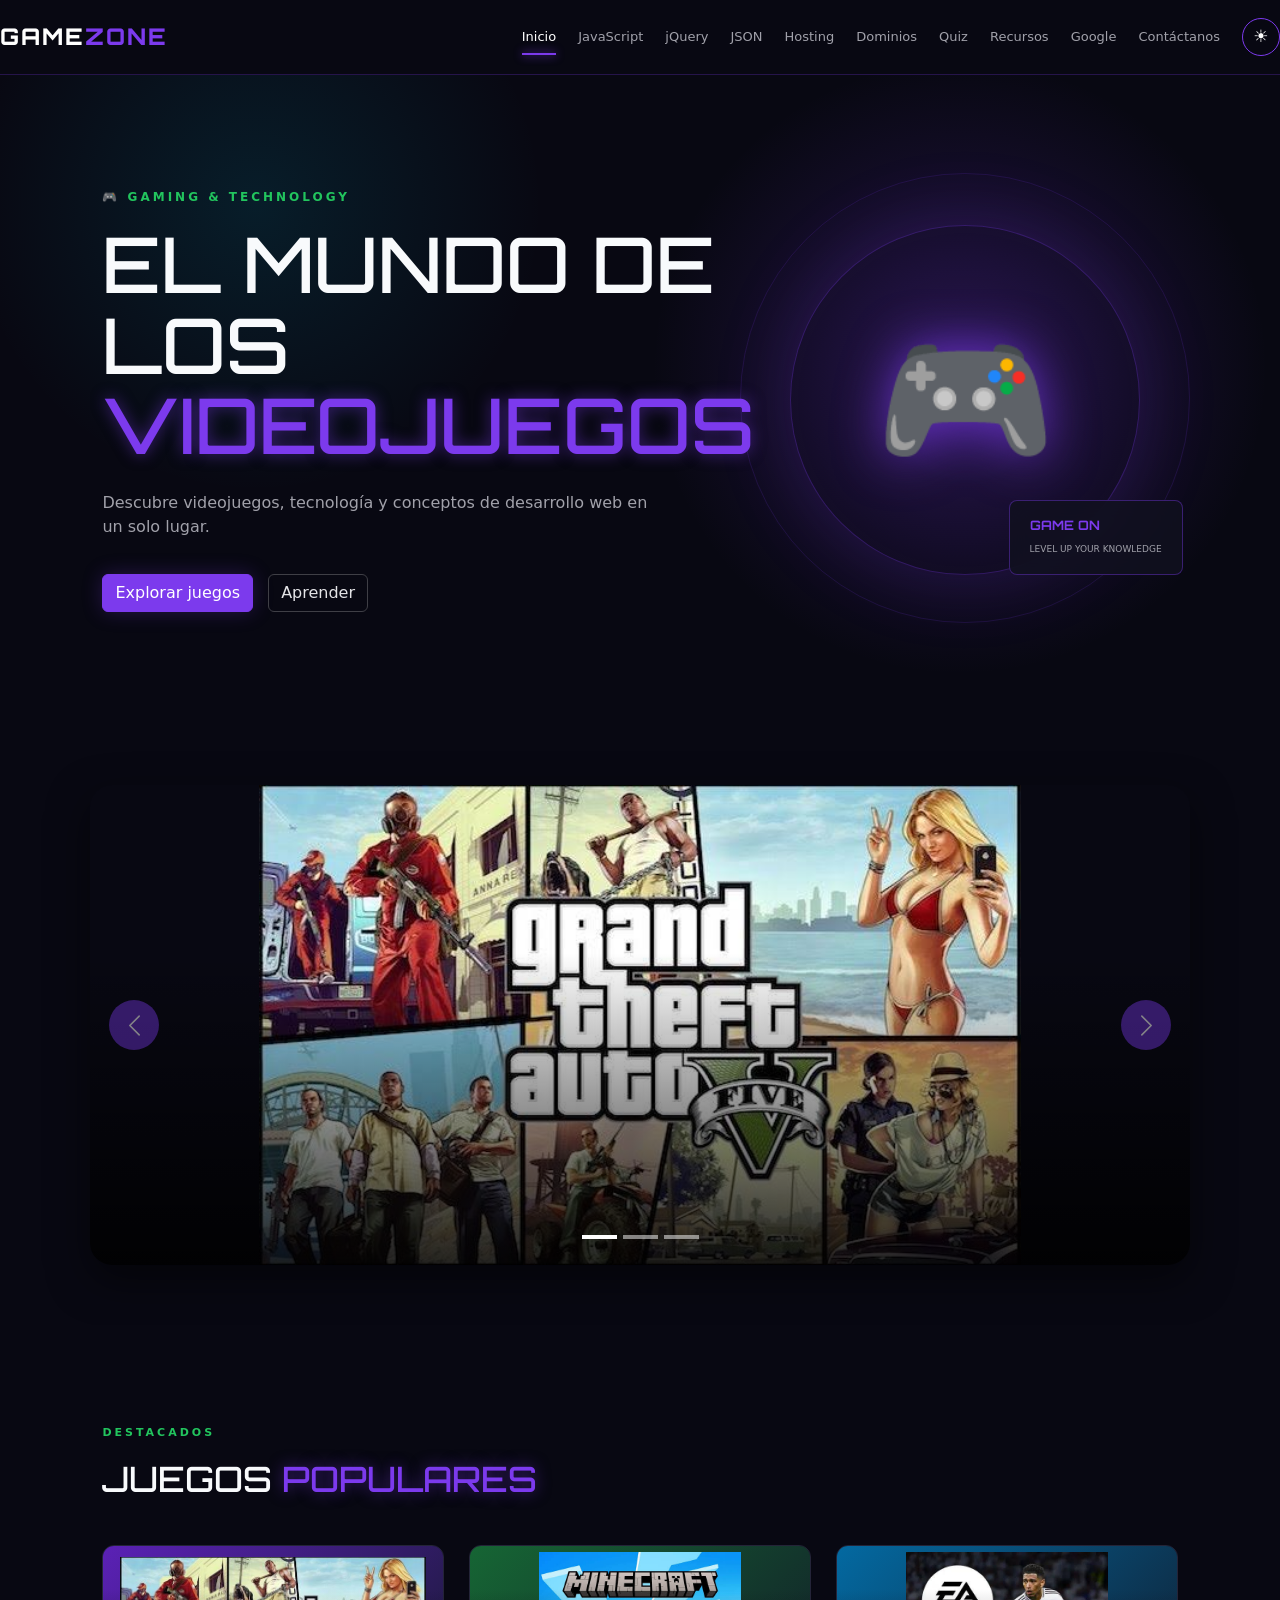
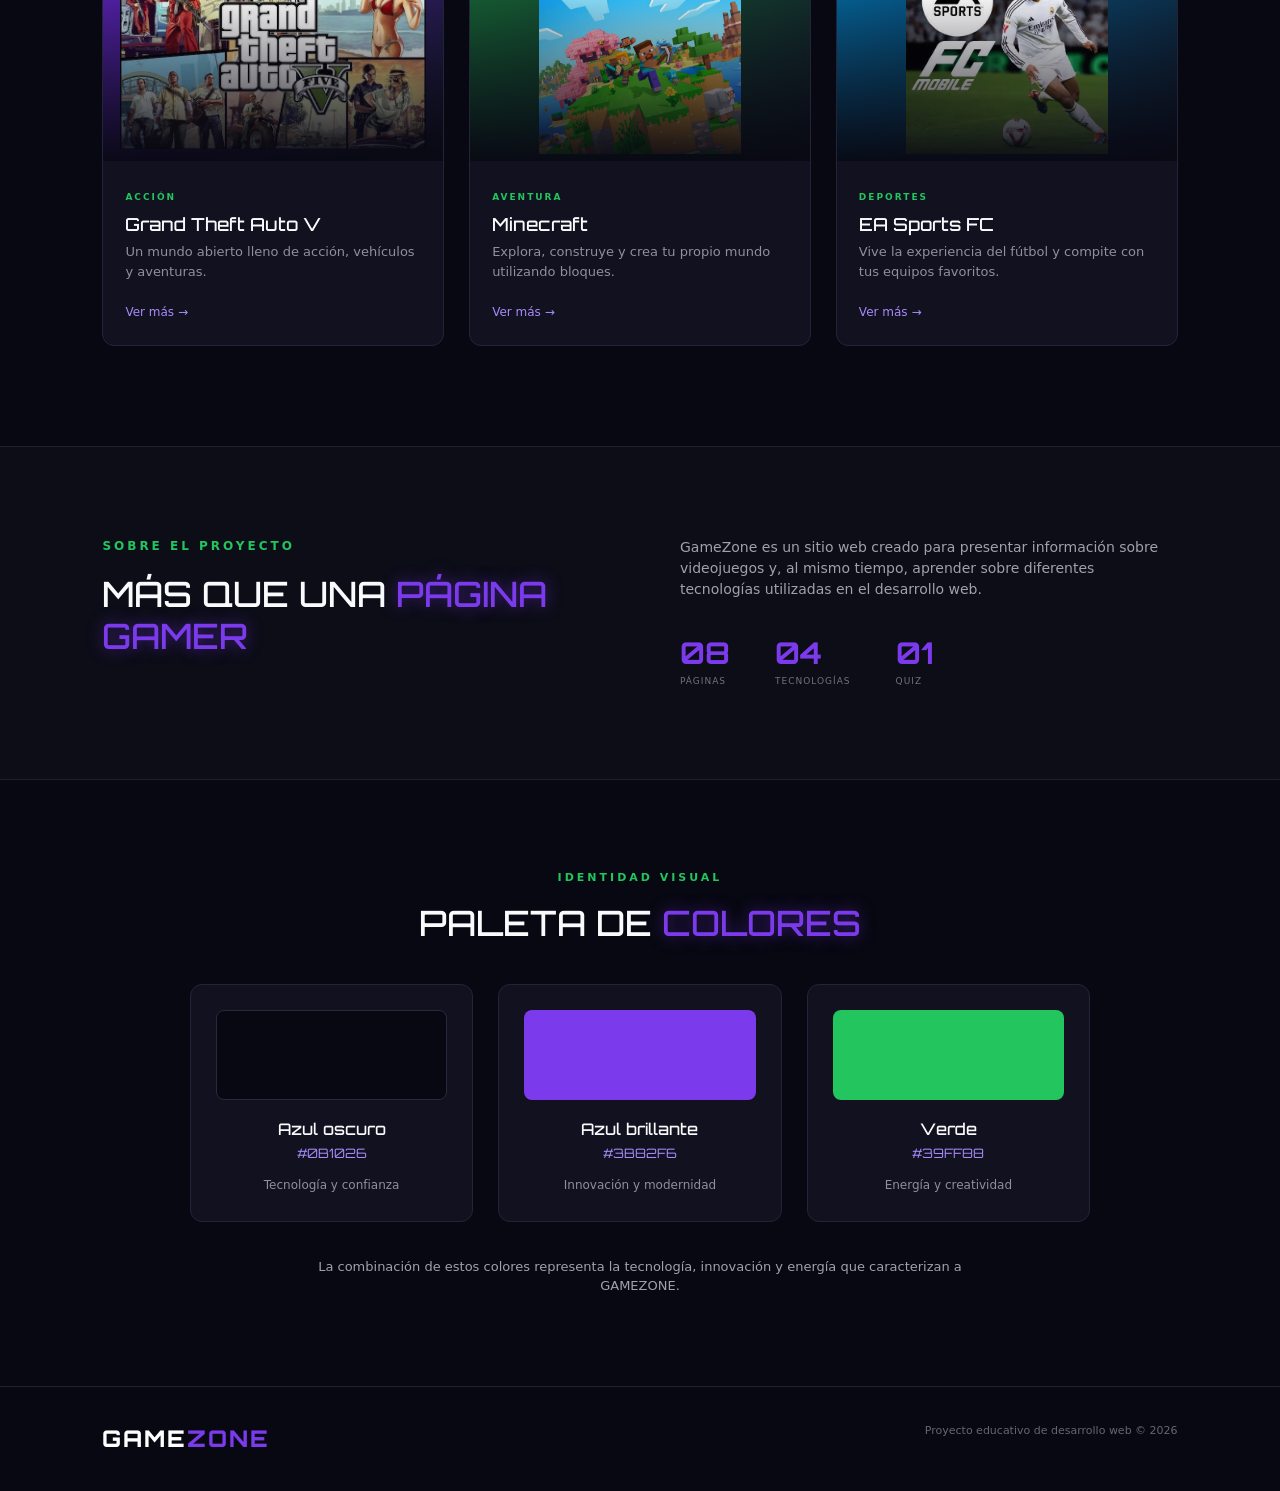
<file: index.html>
<!DOCTYPE html>
<html lang="es">
<head>
    <meta charset="UTF-8">
    <meta name="viewport" content="width=device-width, initial-scale=1.0">

    <title>GameZone | Gaming & Web</title>

    <link rel="stylesheet" href="style.css">
    <link href="https://cdn.jsdelivr.net/npm/bootstrap@5.3.3/dist/css/bootstrap.min.css" rel="stylesheet">

    <link rel="preconnect" href="https://fonts.googleapis.com">
    <link rel="preconnect" href="https://fonts.gstatic.com" crossorigin>
    <link href="https://fonts.googleapis.com/css2?family=Orbitron:wght@500;700;800&family=Poppins:wght@300;400;500;600;700&display=swap" rel="stylesheet">
</head>

<body>

    <!-- BARRA DE NAVEGACIÓN -->

    <header class="navbar">

        <a href="index.html" class="logo">
            GAME<span>ZONE</span>
        </a>

        <nav>
            <a href="index.html" class="activo">Inicio</a>
            <a href="javascript.html">JavaScript</a>
            <a href="jquery.html">jQuery</a>
            <a href="json.html">JSON</a>
            <a href="hosting.html">Hosting</a>
            <a href="dominios.html">Dominios</a>
            <a href="cuestionario.html">Quiz</a>
            <a href="recursos.html">Recursos</a>
            <a href="herramientas-google.html">Google</a>
            <a href="contactanos.html">Contáctanos</a>
            <button id="modoBtn" class="modo-btn" type="button">☀️</button>
        </nav>

    </header>


    <!-- HERO -->

    <section class="hero">

        <div class="hero-contenido">

            <p class="etiqueta">🎮 GAMING & TECHNOLOGY</p>

            <h1>
                EL MUNDO DE LOS
                <span>VIDEOJUEGOS</span>
            </h1>

            <p class="hero-texto">
                Descubre videojuegos, tecnología y conceptos de
                desarrollo web en un solo lugar.
            </p>

            <div class="botones">

                <a href="#juegos" class="btn principal">
                    Explorar juegos
                </a>

                <a href="javascript.html" class="btn secundario">
                    Aprender
                </a>

            </div>

        </div>

        <div class="hero-juego">

            <div class="circulo"></div>

            <div class="control">
                🎮
            </div>

            <div class="texto-flotante">
                <strong>GAME ON</strong>
                <small>LEVEL UP YOUR KNOWLEDGE</small>
            </div>

        </div>

    </section>
    <section class="container my-5">

    <div id="gameCarousel" class="carousel slide carousel-fade" data-bs-ride="carousel">

        <div class="carousel-indicators">
            <button type="button" data-bs-target="#gameCarousel" data-bs-slide-to="0" class="active"></button>
            <button type="button" data-bs-target="#gameCarousel" data-bs-slide-to="1"></button>
            <button type="button" data-bs-target="#gameCarousel" data-bs-slide-to="2"></button>
        </div>

        <div class="carousel-inner rounded-4 overflow-hidden">

            <div class="carousel-item active">
                <img src="img/gta.jpg" class="d-block w-100" alt="GTA V">
            </div>

            <div class="carousel-item">
                <img src="img/minecraf.jpg" class="d-block w-100" alt="Minecraft">
            </div>

            <div class="carousel-item">
                <img src="img/fc.jpg" class="d-block w-100" alt="EA Sports FC">
            </div>

        </div>

        <button class="carousel-control-prev" type="button"
                data-bs-target="#gameCarousel" data-bs-slide="prev">
            <span class="carousel-control-prev-icon"></span>
        </button>

        <button class="carousel-control-next" type="button"
                data-bs-target="#gameCarousel" data-bs-slide="next">
            <span class="carousel-control-next-icon"></span>
        </button>

    </div>

</section>


    <!-- JUEGOS DESTACADOS -->

    <section class="seccion" id="juegos">

        <div class="titulo-seccion">

            <p>DESTACADOS</p>

            <h2>
                JUEGOS <span>POPULARES</span>
            </h2>

        </div>


        <div class="juegos-grid">


            <article class="juego-card">

                <div class="juego-imagen gta">
                    
                    <img src="img/gta.jpg" alt="GTA V">
                </div>

                <div class="juego-info">

                    <span class="categoria">
                        ACCIÓN
                    </span>

                    <h3>Grand Theft Auto V</h3>

                    <p>
                        Un mundo abierto lleno de acción,
                        vehículos y aventuras.
                    </p>

                    <button>
                        Ver más →
                    </button>

                </div>

            </article>


            <article class="juego-card">

                <div class="juego-imagen minecraft">
                    
                    <img src="img/minecraf.jpg" alt="GTA V">
                </div>

                <div class="juego-info">

                    <span class="categoria">
                        AVENTURA
                    </span>

                    <h3>Minecraft</h3>

                    <p>
                        Explora, construye y crea tu propio
                        mundo utilizando bloques.
                    </p>

                    <button>
                        Ver más →
                    </button>

                </div>

            </article>


            <article class="juego-card">

                <div class="juego-imagen fc">
                   <img src="img/fc.jpg" alt="GTA V">
                </div>

                <div class="juego-info">

                    <span class="categoria">
                        DEPORTES
                    </span>

                    <h3>EA Sports FC</h3>

                    <p>
                        Vive la experiencia del fútbol
                        y compite con tus equipos favoritos.
                    </p>

                    <button>
                        Ver más →
                    </button>

                </div>

            </article>

        </div>

    </section>


    <!-- SOBRE GAMEZONE -->

    <section class="sobre">

        <div>

            <p class="etiqueta">
                SOBRE EL PROYECTO
            </p>

            <h2>
                MÁS QUE UNA
                <span>PÁGINA GAMER</span>
            </h2>

        </div>

        <div class="sobre-texto">

            <p>
                GameZone es un sitio web creado para presentar
                información sobre videojuegos y, al mismo tiempo,
                aprender sobre diferentes tecnologías utilizadas
                en el desarrollo web.
            </p>

            <div class="estadisticas">

                <div>
                    <strong>08</strong>
                    <small>PÁGINAS</small>
                </div>

                <div>
                    <strong>04</strong>
                    <small>TECNOLOGÍAS</small>
                </div>

                <div>
                    <strong>01</strong>
                    <small>QUIZ</small>
                </div>

            </div>

        </div>

    </section>
    <!-- PALETA DE COLORES -->

<section class="paleta">

    <div class="titulo-seccion">
        <p>IDENTIDAD VISUAL</p>

        <h2>
            PALETA DE <span>COLORES</span>
        </h2>
    </div>

    <div class="colores">

        <div class="color-card">
            <div class="color-muestra azul-oscuro"></div>
            <h3>Azul oscuro</h3>
            <p>#0B1026</p>
            <small>Tecnología y confianza</small>
        </div>

        <div class="color-card">
            <div class="color-muestra azul"></div>
            <h3>Azul brillante</h3>
            <p>#3B82F6</p>
            <small>Innovación y modernidad</small>
        </div>

        <div class="color-card">
            <div class="color-muestra verde"></div>
            <h3>Verde</h3>
            <p>#39FF88</p>
            <small>Energía y creatividad</small>
        </div>

    </div>

    <p class="paleta-descripcion">
        La combinación de estos colores representa la tecnología,
        innovación y energía que caracterizan a GAMEZONE.
    </p>

</section>


    <!-- FOOTER -->

    <footer>

        <div class="logo">
            GAME<span>ZONE</span>
        </div>

        <p>
            Proyecto educativo de desarrollo web © 2026
        </p>

    </footer>

    <script src="script.js"></script>
    <script src="https://cdn.jsdelivr.net/npm/bootstrap@5.3.3/dist/js/bootstrap.bundle.min.js"></script>

</body>
</html>
</file>
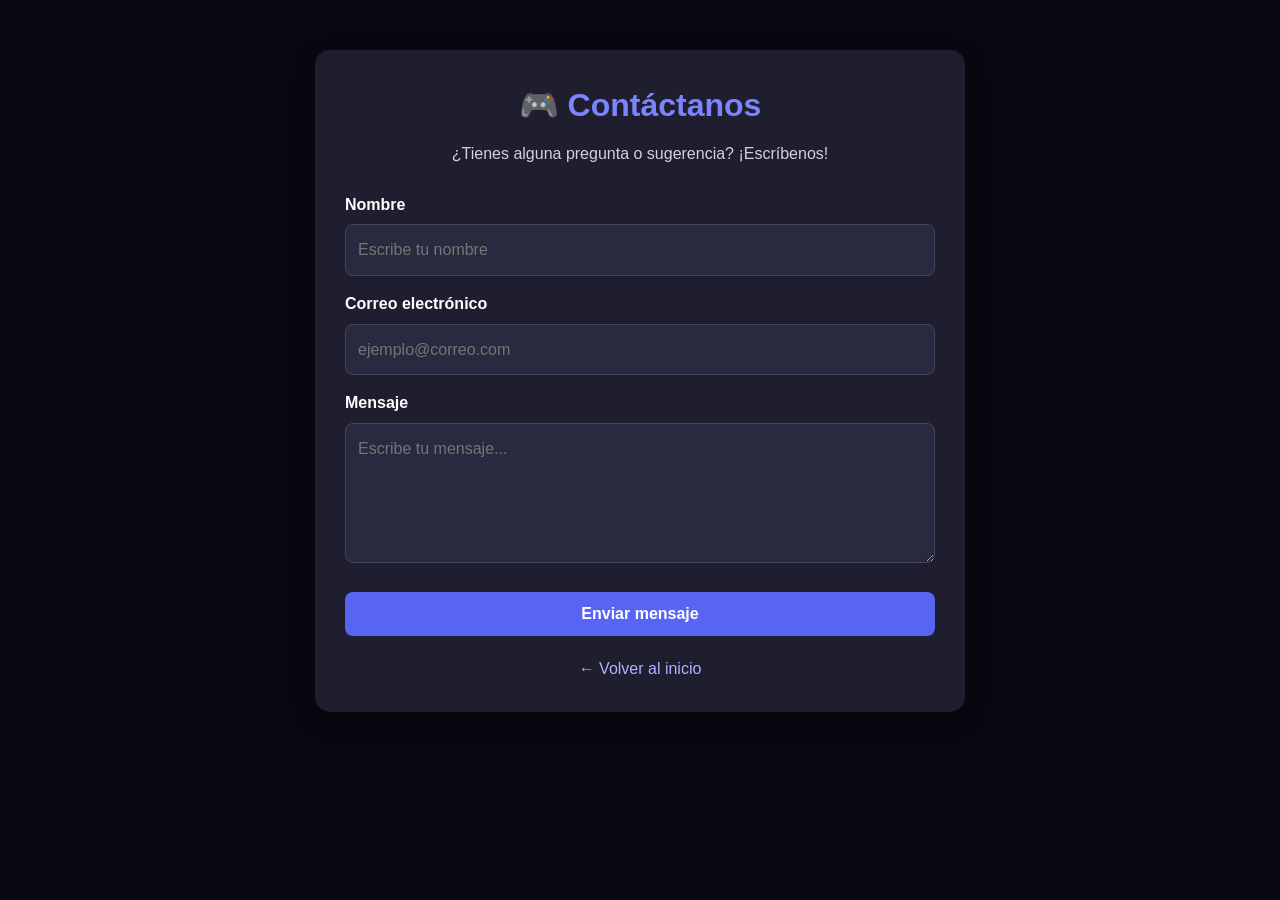
<file: contactanos.html>
<!DOCTYPE html>
<html lang="es">
<head>
    <meta charset="UTF-8">
    <meta name="viewport" content="width=device-width, initial-scale=1.0">
    <title>Contáctanos | GameZone</title>
    <link rel="stylesheet" href="style.css">
    <style>
        .contacto-container {
            max-width: 650px;
            margin: 50px auto;
            padding: 30px;
            background: #1e1e2f;
            color: white;
            border-radius: 15px;
            box-shadow: 0 8px 25px rgba(0, 0, 0, 0.3);
        }

        .contacto-container h1 {
            text-align: center;
            color: #7c83ff;
            margin-bottom: 10px;
        }

        .contacto-container p {
            text-align: center;
            margin-bottom: 25px;
            color: #d1d1e0;
        }

        .contacto-form label {
            display: block;
            margin: 15px 0 7px;
            font-weight: bold;
        }

        .contacto-form input,
        .contacto-form textarea {
            width: 100%;
            padding: 12px;
            border: 1px solid #44445c;
            border-radius: 8px;
            background: #292940;
            color: white;
            font: inherit;
        }

        .contacto-form textarea {
            min-height: 140px;
            resize: vertical;
        }

        .contacto-form input:focus,
        .contacto-form textarea:focus {
            outline: 2px solid #7c83ff;
        }

        .contacto-form button {
            width: 100%;
            margin-top: 22px;
            padding: 13px;
            border: none;
            border-radius: 8px;
            background: #5865f2;
            color: white;
            font-size: 16px;
            font-weight: bold;
            cursor: pointer;
        }

        .contacto-form button:hover {
            background: #4752c4;
        }

        .volver-inicio {
            display: block;
            text-align: center;
            margin-top: 20px;
            color: #aeb3ff;
            text-decoration: none;
        }
    </style>
</head>
<body>

    <main class="contacto-container">
        <h1>🎮 Contáctanos</h1>
        <p>¿Tienes alguna pregunta o sugerencia? ¡Escríbenos!</p>

        <form class="contacto-form" id="formContacto">
            <label for="nombre">Nombre</label>
            <input type="text" id="nombre" name="nombre"
                   placeholder="Escribe tu nombre"
                   maxlength="80" required>

            <label for="correo">Correo electrónico</label>
            <input type="email" id="correo" name="correo"
                   placeholder="ejemplo@correo.com"
                   maxlength="254" required>

            <label for="mensaje">Mensaje</label>
            <textarea id="mensaje" name="mensaje"
                      placeholder="Escribe tu mensaje..."
                      maxlength="2000" required></textarea>

            <button type="submit">Enviar mensaje</button>
        </form>

        <a class="volver-inicio" href="index.html">
            ← Volver al inicio
        </a>
    </main>

    <script>
        <script>
document.getElementById("formContacto").addEventListener("submit", async function(event) {
    event.preventDefault();

    const boton = this.querySelector('button[type="submit"]');
    const datos = {
        nombre: document.getElementById("nombre").value.trim(),
        correo: document.getElementById("correo").value.trim(),
        mensaje: document.getElementById("mensaje").value.trim()
    };

    boton.disabled = true;
    boton.textContent = "Enviando...";

    try {
        const respuesta = await fetch("/api/contacto", {
            method: "POST",
            headers: {
                "Content-Type": "application/json"
            },
            body: JSON.stringify(datos)
        });

        const resultado = await respuesta.json();

        if (!respuesta.ok) {
            throw new Error(resultado.mensaje || "No se pudo enviar.");
        }

        alert(resultado.mensaje);
        this.reset();
    } catch (error) {
        alert(error.message || "No se pudo conectar. Inténtalo de nuevo.");
    } finally {
        boton.disabled = false;
        boton.textContent = "Enviar mensaje";
    }
});
</script>
    </script>

</body>
</html>
</file>
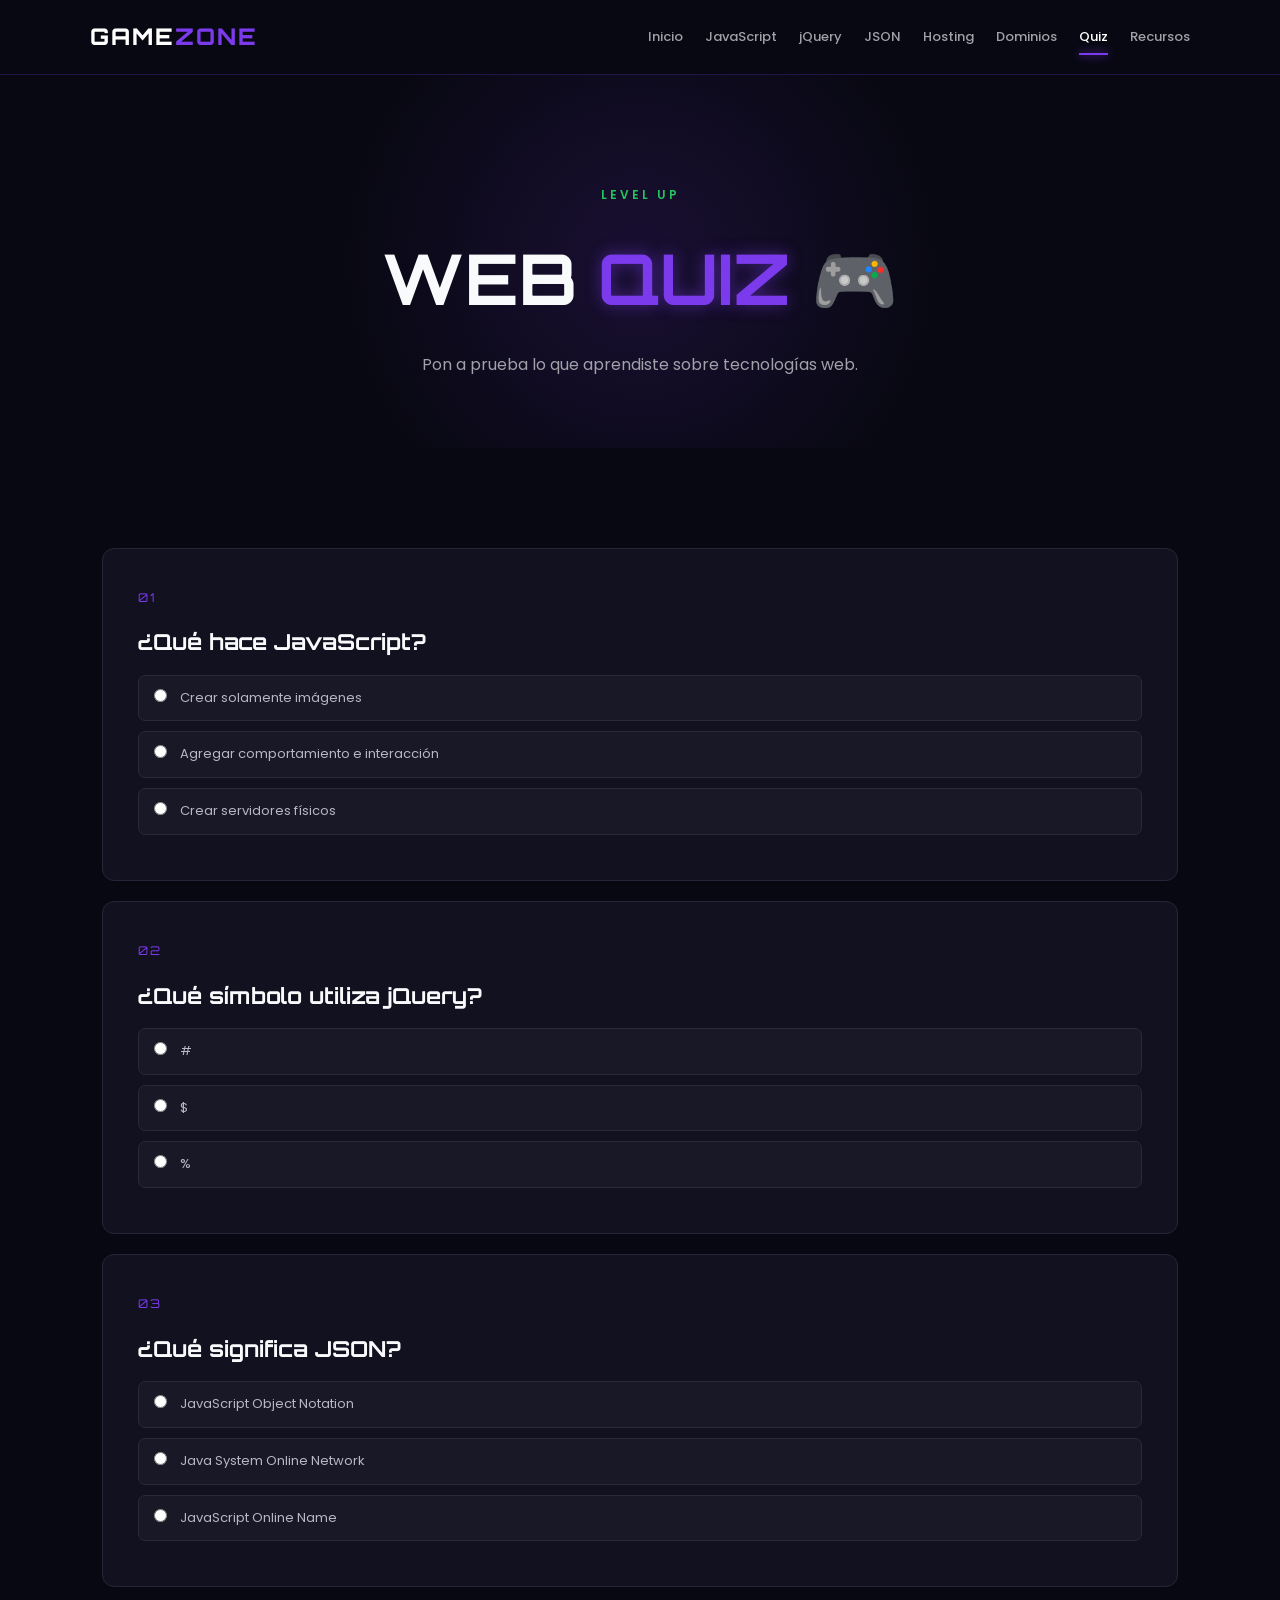
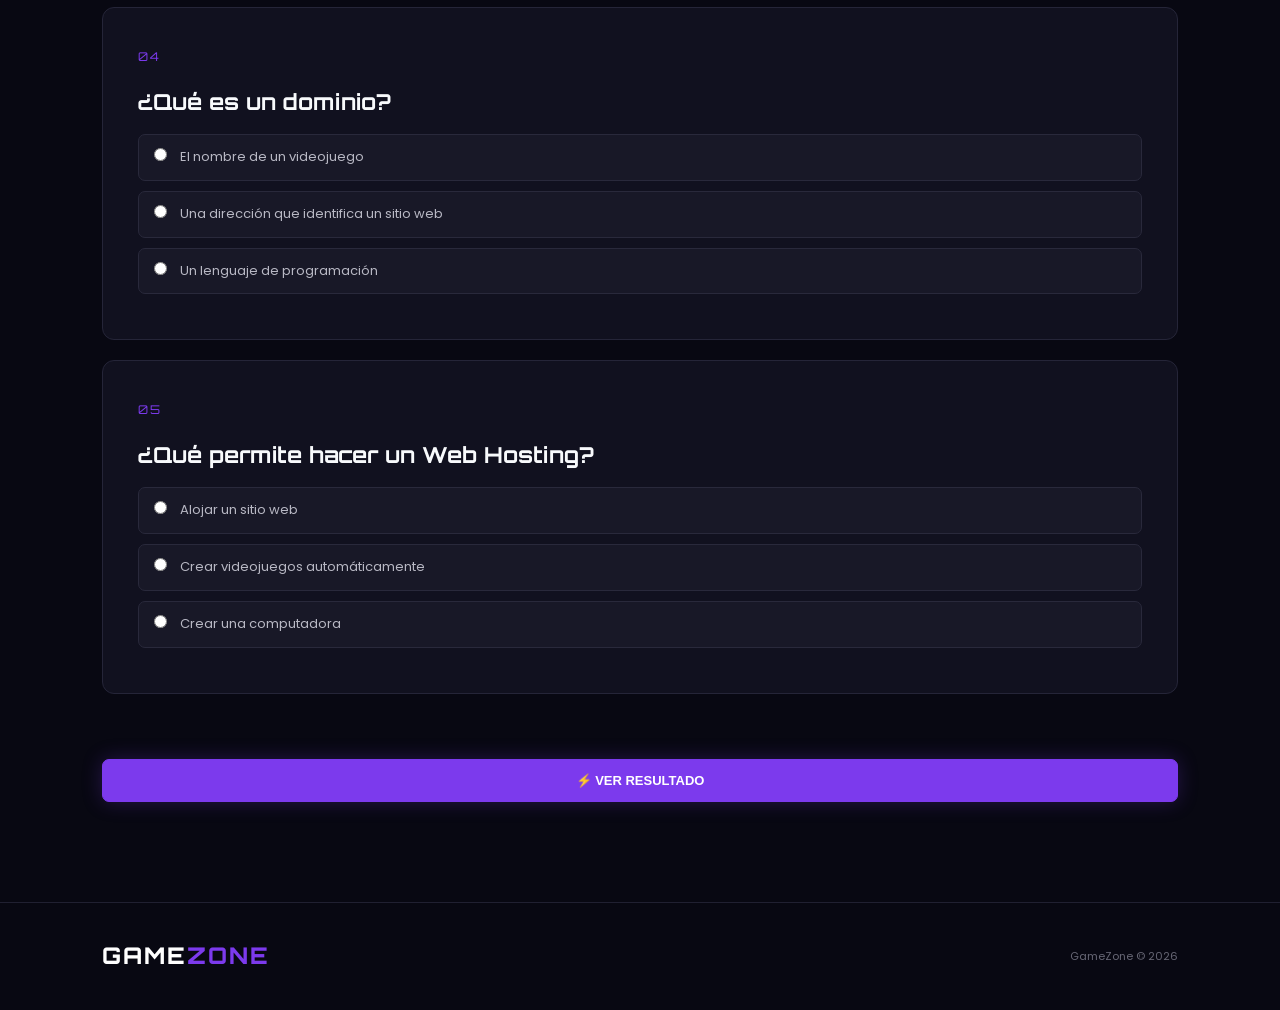
<file: cuestionario.html>
<!DOCTYPE html>
<html lang="es">
<head>

    <meta charset="UTF-8">
    <meta name="viewport" content="width=device-width, initial-scale=1.0">

    <title>GameZone | Quiz</title>

    <link rel="stylesheet" href="style.css">

    <link href="https://fonts.googleapis.com/css2?family=Orbitron:wght@500;700;800&family=Poppins:wght@300;400;500;600;700&display=swap" rel="stylesheet">

</head>

<body>

<header class="navbar">

    <a href="index.html" class="logo">
        GAME<span>ZONE</span>
    </a>

    <nav>

        <a href="index.html">Inicio</a>
        <a href="javascript.html">JavaScript</a>
        <a href="jquery.html">jQuery</a>
        <a href="json.html">JSON</a>
        <a href="hosting.html">Hosting</a>
        <a href="dominios.html">Dominios</a>
        <a href="cuestionario.html" class="activo">Quiz</a>
        <a href="recursos.html">Recursos</a>

    </nav>

</header>


<main>

<section class="pagina-header">

    <p class="etiqueta">LEVEL UP</p>

    <h1>
        WEB <span>QUIZ</span> 🎮
    </h1>

    <p>
        Pon a prueba lo que aprendiste sobre tecnologías web.
    </p>

</section>


<section class="seccion">

<form id="quiz">


<!-- PREGUNTA 1 -->

<div class="info-box">

    <span class="numero">01</span>

    <h2>¿Qué hace JavaScript?</h2>

    <label>
        <input type="radio" name="p1" value="a">
        Crear solamente imágenes
    </label>

    <label>
        <input type="radio" name="p1" value="b">
        Agregar comportamiento e interacción
    </label>

    <label>
        <input type="radio" name="p1" value="c">
        Crear servidores físicos
    </label>

</div>


<!-- PREGUNTA 2 -->

<div class="info-box">

    <span class="numero">02</span>

    <h2>¿Qué símbolo utiliza jQuery?</h2>

    <label>
        <input type="radio" name="p2" value="a">
        #
    </label>

    <label>
        <input type="radio" name="p2" value="b">
        $
    </label>

    <label>
        <input type="radio" name="p2" value="c">
        %
    </label>

</div>


<!-- PREGUNTA 3 -->

<div class="info-box">

    <span class="numero">03</span>

    <h2>¿Qué significa JSON?</h2>

    <label>
        <input type="radio" name="p3" value="a">
        JavaScript Object Notation
    </label>

    <label>
        <input type="radio" name="p3" value="b">
        Java System Online Network
    </label>

    <label>
        <input type="radio" name="p3" value="c">
        JavaScript Online Name
    </label>

</div>


<!-- PREGUNTA 4 -->

<div class="info-box">

    <span class="numero">04</span>

    <h2>¿Qué es un dominio?</h2>

    <label>
        <input type="radio" name="p4" value="a">
        El nombre de un videojuego
    </label>

    <label>
        <input type="radio" name="p4" value="b">
        Una dirección que identifica un sitio web
    </label>

    <label>
        <input type="radio" name="p4" value="c">
        Un lenguaje de programación
    </label>

</div>


<!-- PREGUNTA 5 -->

<div class="info-box">

    <span class="numero">05</span>

    <h2>¿Qué permite hacer un Web Hosting?</h2>

    <label>
        <input type="radio" name="p5" value="a">
        Alojar un sitio web
    </label>

    <label>
        <input type="radio" name="p5" value="b">
        Crear videojuegos automáticamente
    </label>

    <label>
        <input type="radio" name="p5" value="c">
        Crear una computadora
    </label>

</div>


<br>

<button type="button" class="btn principal" onclick="calificar()">
    ⚡ VER RESULTADO
</button>

</form>


<div id="resultado" class="game-panel" style="display:none; margin-top:30px;">

    <div class="game-icon">
        🏆
    </div>

    <h2 id="mensaje"></h2>

    <p id="puntuacion"></p>

</div>

</section>

</main>


<footer>

    <div class="logo">
        GAME<span>ZONE</span>
    </div>

    <p>
        GameZone © 2026
    </p>

</footer>


<script>

function calificar() {

    let respuestas = {
        p1: "b",
        p2: "b",
        p3: "a",
        p4: "b",
        p5: "a"
    };

    let puntos = 0;

    for (let pregunta in respuestas) {

        let seleccion =
            document.querySelector(
                'input[name="' + pregunta + '"]:checked'
            );

        if (seleccion &&
            seleccion.value === respuestas[pregunta]) {

            puntos++;

        }

    }

    document.getElementById("resultado").style.display = "block";

    document.getElementById("puntuacion").textContent =
        "Obtuviste " + puntos + " de 5 respuestas correctas.";

    if (puntos === 5) {

        document.getElementById("mensaje").textContent =
            "🔥 ¡PERFECTO! Nivel experto.";

    } else if (puntos >= 3) {

        document.getElementById("mensaje").textContent =
            "🎮 ¡Muy bien! Sigue practicando.";

    } else {

        document.getElementById("mensaje").textContent =
            "💪 Sigue aprendiendo y vuelve a intentarlo.";

    }

}

</script>
<script src="script.js"></script>

</body>
</html>
</file>
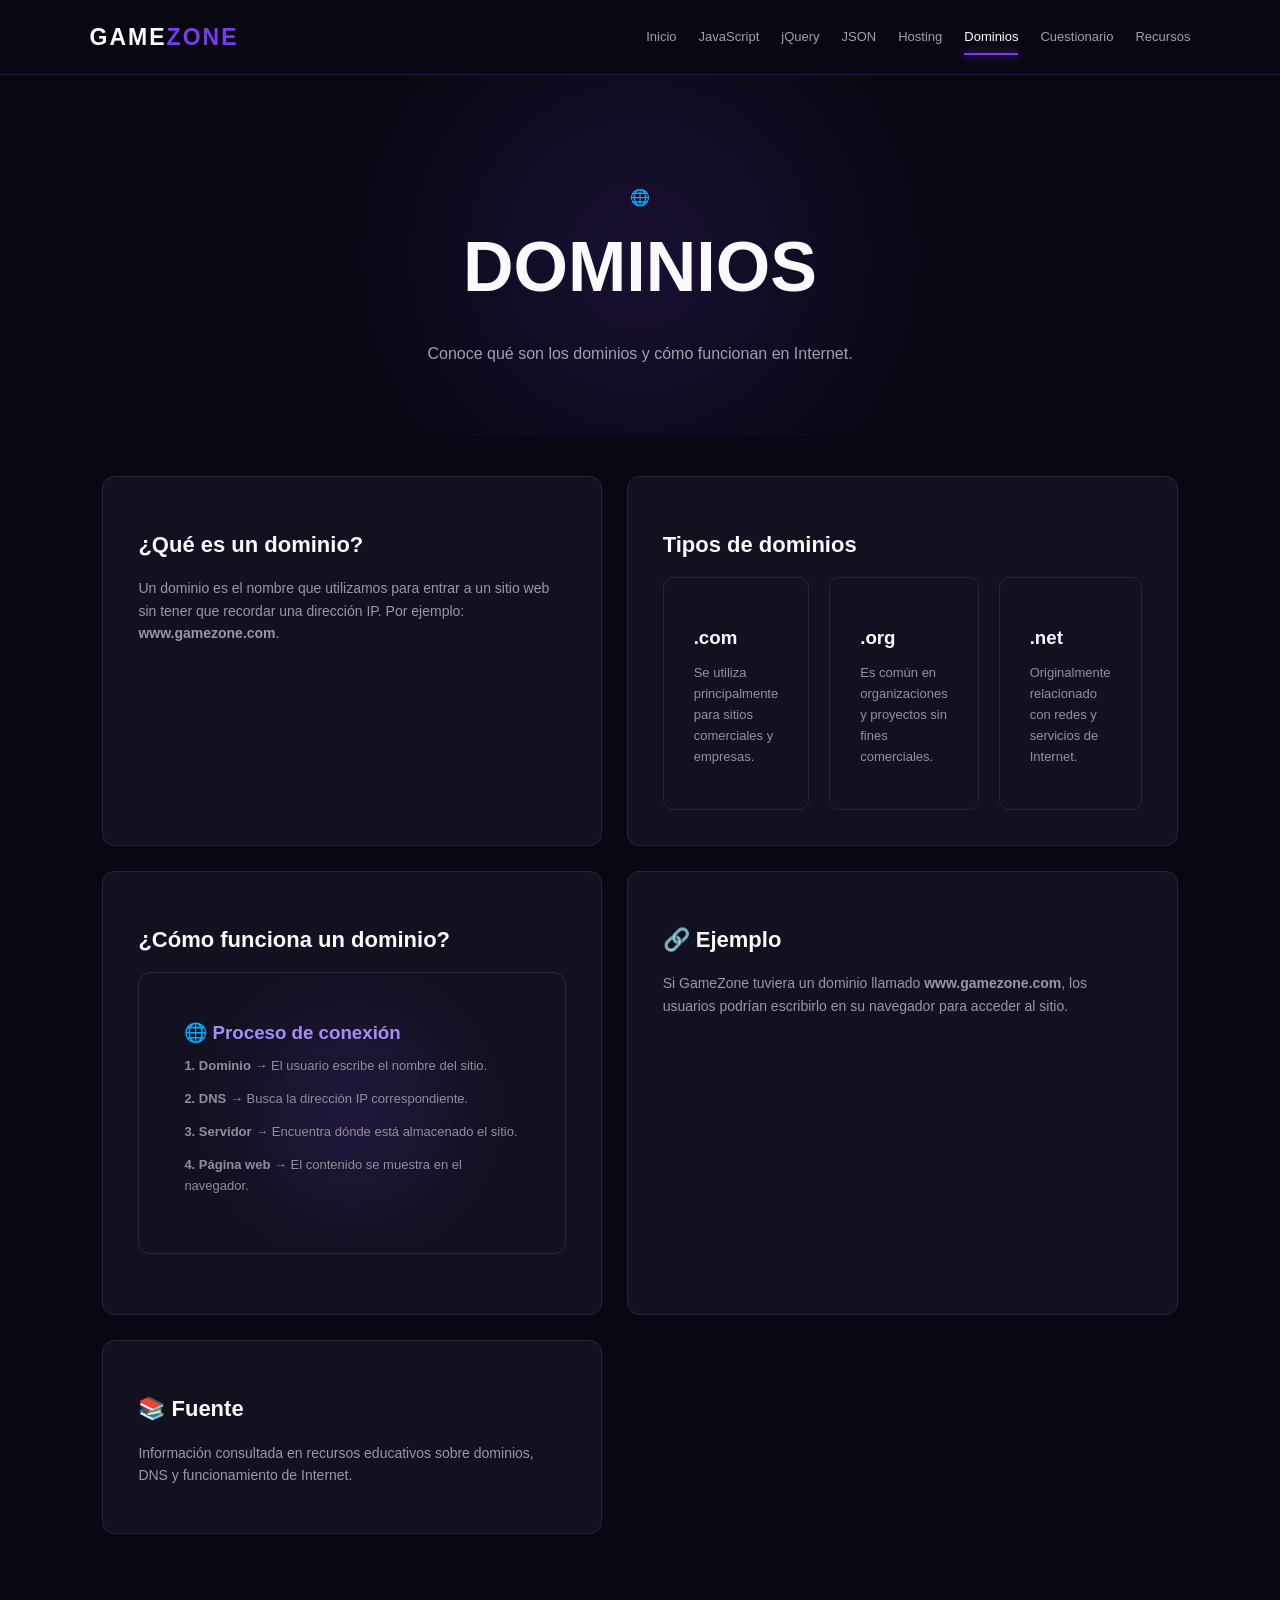
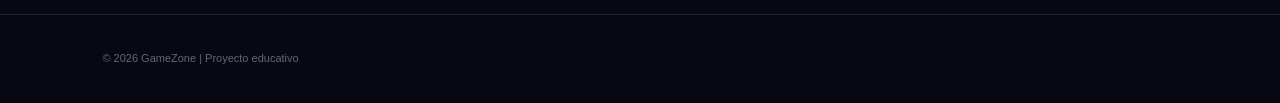
<file: dominios.html>
<!DOCTYPE html>
<html lang="es">
<head>
    <meta charset="UTF-8">
    <meta name="viewport" content="width=device-width, initial-scale=1.0">
    <title>Dominios | GameZone</title>

    <link rel="stylesheet" href="style.css">
</head>

<body>

    <header class="navbar">
    <a href="index.html" class="logo">
        GAME<span>ZONE</span>
    </a>

    <nav>
        <a href="index.html">Inicio</a>
        <a href="javascript.html">JavaScript</a>
        <a href="jquery.html">jQuery</a>
        <a href="json.html">JSON</a>
        <a href="hosting.html">Hosting</a>
        <a href="dominios.html"
        class="activo">Dominios</a>
        <a href="cuestionario.html">Cuestionario</a>
        <a href="recursos.html">Recursos</a>
    </nav>
</header>

    <header class="pagina-header">
        <span>🌐</span>
        <h1>DOMINIOS</h1>
        <p>Conoce qué son los dominios y cómo funcionan en Internet.</p>
    </header>

    <main class="contenido-tech">

        <section class="info-box">
            <h2>¿Qué es un dominio?</h2>

            <p>
                Un dominio es el nombre que utilizamos para entrar a un sitio web
                sin tener que recordar una dirección IP. Por ejemplo:
                <strong>www.gamezone.com</strong>.
            </p>
        </section>

        <section class="info-box">
            <h2>Tipos de dominios</h2>

            <div class="conceptos-grid">

                <div class="concepto">
                    <h3>.com</h3>
                    <p>Se utiliza principalmente para sitios comerciales y empresas.</p>
                </div>

                <div class="concepto">
                    <h3>.org</h3>
                    <p>Es común en organizaciones y proyectos sin fines comerciales.</p>
                </div>

                <div class="concepto">
                    <h3>.net</h3>
                    <p>Originalmente relacionado con redes y servicios de Internet.</p>
                </div>

            </div>
        </section>

        <section class="info-box">
            <h2>¿Cómo funciona un dominio?</h2>

            <div class="game-panel">
                <h3>🌐 Proceso de conexión</h3>

                <p>
                    <strong>1. Dominio</strong> → El usuario escribe el nombre del sitio.
                </p>

                <p>
                    <strong>2. DNS</strong> → Busca la dirección IP correspondiente.
                </p>

                <p>
                    <strong>3. Servidor</strong> → Encuentra dónde está almacenado el sitio.
                </p>

                <p>
                    <strong>4. Página web</strong> → El contenido se muestra en el navegador.
                </p>
            </div>
        </section>

        <section class="info-box">
            <h2>🔗 Ejemplo</h2>

            <p>
                Si GameZone tuviera un dominio llamado
                <strong>www.gamezone.com</strong>, los usuarios podrían escribirlo
                en su navegador para acceder al sitio.
            </p>
        </section>

        <section class="info-box">
            <h2>📚 Fuente</h2>

            <p>
                Información consultada en recursos educativos sobre dominios,
                DNS y funcionamiento de Internet.
            </p>
        </section>

    </main>

    <footer>
        <p>© 2026 GameZone | Proyecto educativo</p>
    </footer>

    <script src="script.js"></script>

</body>
</html>
</file>
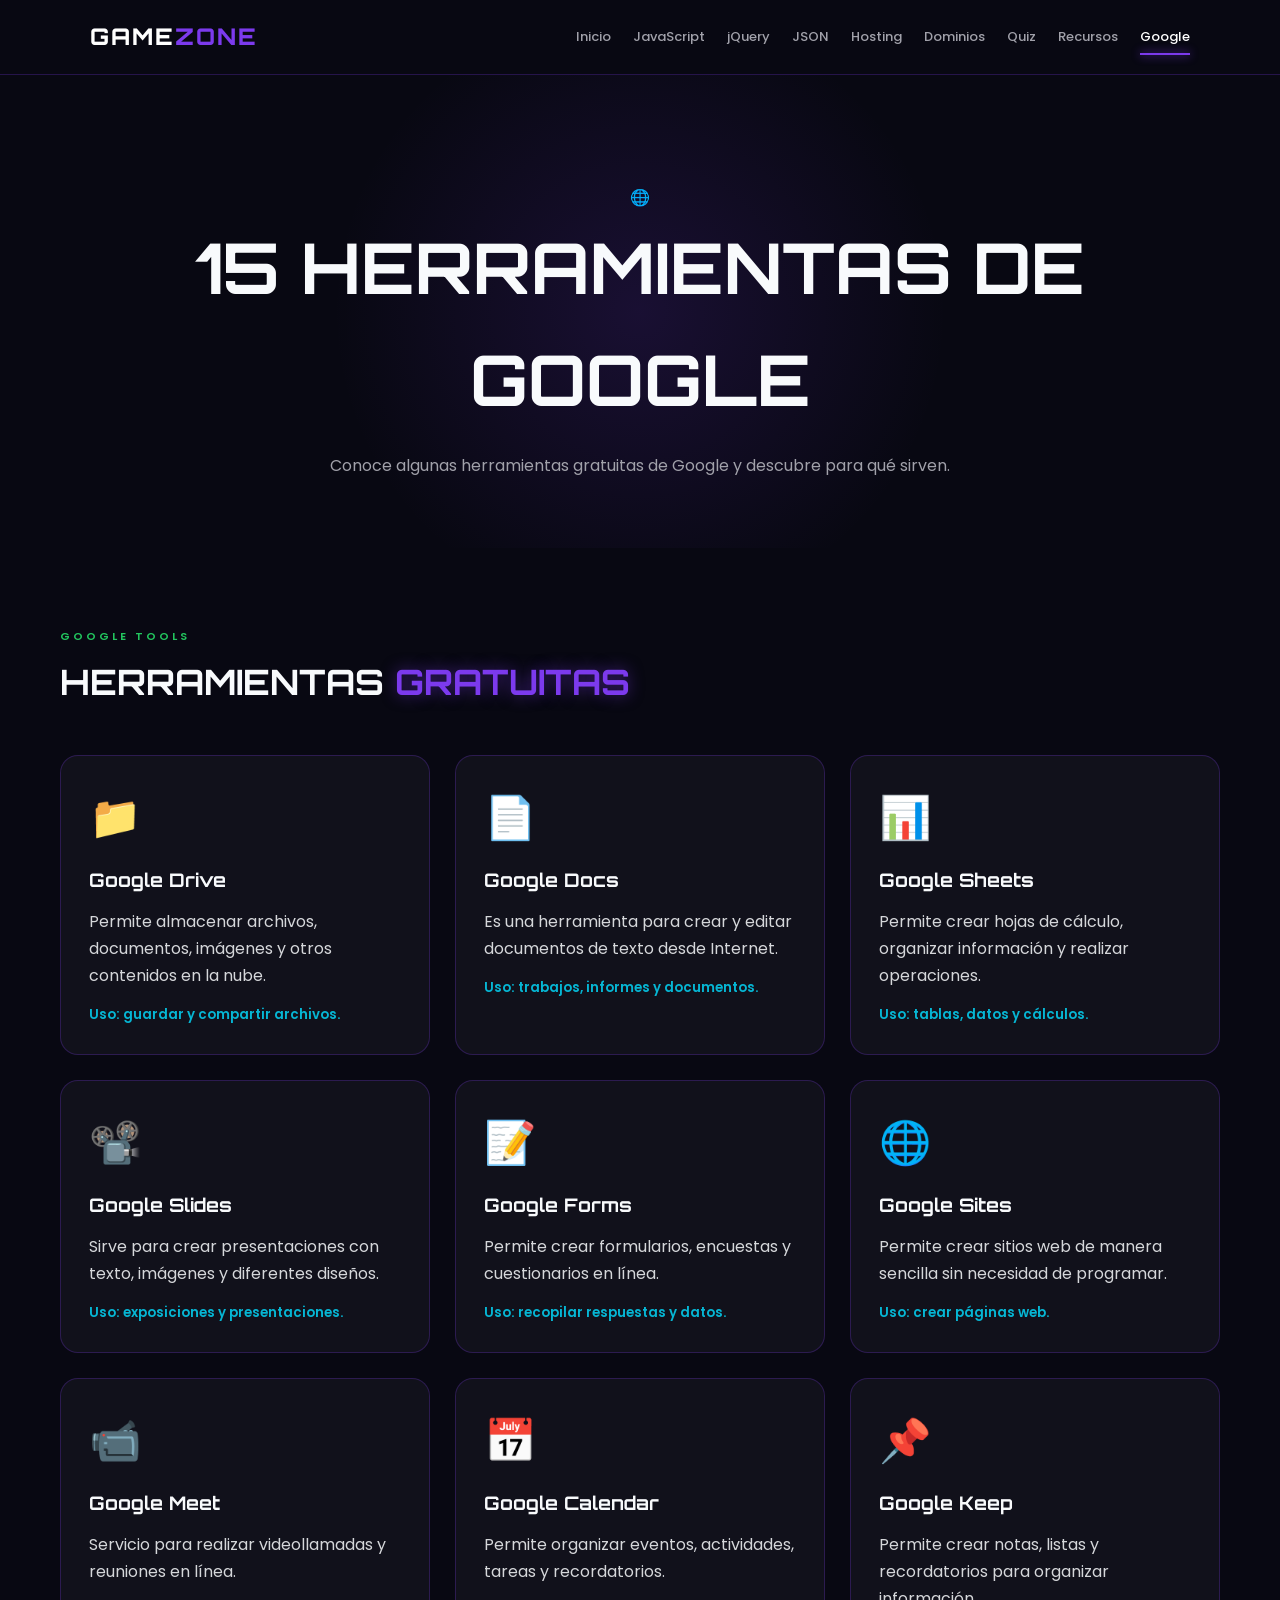
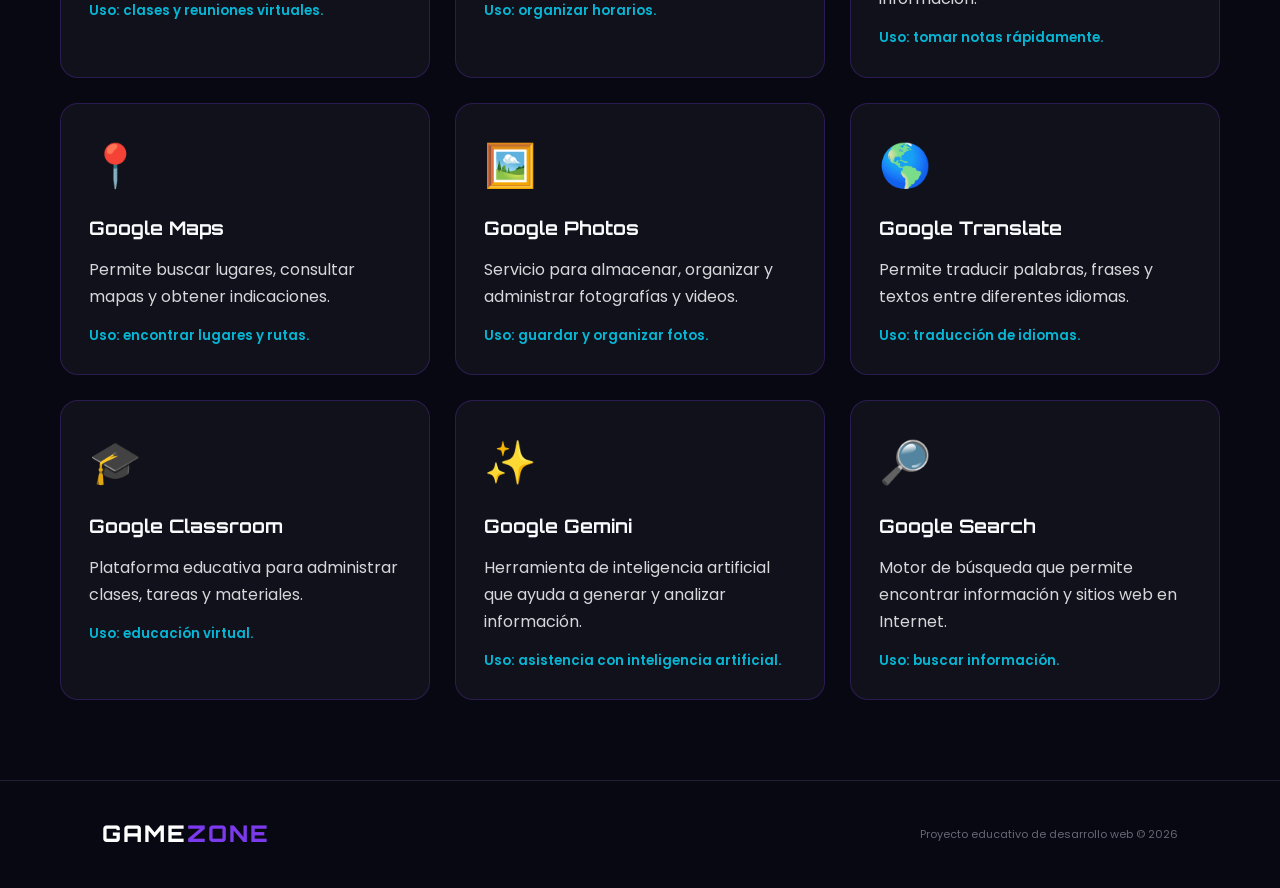
<file: herramientas-google.html>
<!DOCTYPE html>
<html lang="es">
<head>
    <meta charset="UTF-8">
    <meta name="viewport" content="width=device-width, initial-scale=1.0">

    <title>Herramientas de Google | GameZone</title>

    <link rel="stylesheet" href="style.css">

    <link rel="preconnect" href="https://fonts.googleapis.com">
    <link rel="preconnect" href="https://fonts.gstatic.com" crossorigin>

    <link href="https://fonts.googleapis.com/css2?family=Orbitron:wght@500;700;800&family=Poppins:wght@300;400;500;600;700&display=swap" rel="stylesheet">
</head>

<body>

    <!-- NAVEGACIÓN -->

    <header class="navbar">

        <a href="index.html" class="logo">
            GAME<span>ZONE</span>
        </a>

        <nav>
            <a href="index.html">Inicio</a>
            <a href="javascript.html">JavaScript</a>
            <a href="jquery.html">jQuery</a>
            <a href="json.html">JSON</a>
            <a href="hosting.html">Hosting</a>
            <a href="dominios.html">Dominios</a>
            <a href="cuestionario.html">Quiz</a>
            <a href="recursos.html">Recursos</a>
            <a href="herramientas-google.html" class="activo">Google</a>
        </nav>

    </header>


    <!-- ENCABEZADO -->

    <section class="pagina-header">

        <span>🌐</span>

        <h1>15 HERRAMIENTAS DE GOOGLE</h1>

        <p>
            Conoce algunas herramientas gratuitas de Google
            y descubre para qué sirven.
        </p>

    </section>


    <!-- HERRAMIENTAS -->

    <main class="google-contenedor">

        <div class="titulo-seccion">

            <p>GOOGLE TOOLS</p>

            <h2>
                HERRAMIENTAS <span>GRATUITAS</span>
            </h2>

        </div>


        <div class="google-grid">


            <!-- 1 -->

            <article class="google-card">

                <div class="google-icon">📁</div>

                <h3>Google Drive</h3>

                <p>
                    Permite almacenar archivos, documentos,
                    imágenes y otros contenidos en la nube.
                </p>

                <small>
                    Uso: guardar y compartir archivos.
                </small>

            </article>


            <!-- 2 -->

            <article class="google-card">

                <div class="google-icon">📄</div>

                <h3>Google Docs</h3>

                <p>
                    Es una herramienta para crear y editar
                    documentos de texto desde Internet.
                </p>

                <small>
                    Uso: trabajos, informes y documentos.
                </small>

            </article>


            <!-- 3 -->

            <article class="google-card">

                <div class="google-icon">📊</div>

                <h3>Google Sheets</h3>

                <p>
                    Permite crear hojas de cálculo,
                    organizar información y realizar operaciones.
                </p>

                <small>
                    Uso: tablas, datos y cálculos.
                </small>

            </article>


            <!-- 4 -->

            <article class="google-card">

                <div class="google-icon">📽️</div>

                <h3>Google Slides</h3>

                <p>
                    Sirve para crear presentaciones
                    con texto, imágenes y diferentes diseños.
                </p>

                <small>
                    Uso: exposiciones y presentaciones.
                </small>

            </article>


            <!-- 5 -->

            <article class="google-card">

                <div class="google-icon">📝</div>

                <h3>Google Forms</h3>

                <p>
                    Permite crear formularios, encuestas
                    y cuestionarios en línea.
                </p>

                <small>
                    Uso: recopilar respuestas y datos.
                </small>

            </article>


            <!-- 6 -->

            <article class="google-card">

                <div class="google-icon">🌐</div>

                <h3>Google Sites</h3>

                <p>
                    Permite crear sitios web de manera
                    sencilla sin necesidad de programar.
                </p>

                <small>
                    Uso: crear páginas web.
                </small>

            </article>


            <!-- 7 -->

            <article class="google-card">

                <div class="google-icon">📹</div>

                <h3>Google Meet</h3>

                <p>
                    Servicio para realizar videollamadas
                    y reuniones en línea.
                </p>

                <small>
                    Uso: clases y reuniones virtuales.
                </small>

            </article>


            <!-- 8 -->

            <article class="google-card">

                <div class="google-icon">📅</div>

                <h3>Google Calendar</h3>

                <p>
                    Permite organizar eventos, actividades,
                    tareas y recordatorios.
                </p>

                <small>
                    Uso: organizar horarios.
                </small>

            </article>


            <!-- 9 -->

            <article class="google-card">

                <div class="google-icon">📌</div>

                <h3>Google Keep</h3>

                <p>
                    Permite crear notas, listas y recordatorios
                    para organizar información.
                </p>

                <small>
                    Uso: tomar notas rápidamente.
                </small>

            </article>


            <!-- 10 -->

            <article class="google-card">

                <div class="google-icon">📍</div>

                <h3>Google Maps</h3>

                <p>
                    Permite buscar lugares, consultar mapas
                    y obtener indicaciones.
                </p>

                <small>
                    Uso: encontrar lugares y rutas.
                </small>

            </article>


            <!-- 11 -->

            <article class="google-card">

                <div class="google-icon">🖼️</div>

                <h3>Google Photos</h3>

                <p>
                    Servicio para almacenar, organizar
                    y administrar fotografías y videos.
                </p>

                <small>
                    Uso: guardar y organizar fotos.
                </small>

            </article>


            <!-- 12 -->

            <article class="google-card">

                <div class="google-icon">🌎</div>

                <h3>Google Translate</h3>

                <p>
                    Permite traducir palabras, frases
                    y textos entre diferentes idiomas.
                </p>

                <small>
                    Uso: traducción de idiomas.
                </small>

            </article>


            <!-- 13 -->

            <article class="google-card">

                <div class="google-icon">🎓</div>

                <h3>Google Classroom</h3>

                <p>
                    Plataforma educativa para administrar
                    clases, tareas y materiales.
                </p>

                <small>
                    Uso: educación virtual.
                </small>

            </article>


            <!-- 14 -->

            <article class="google-card">

                <div class="google-icon">✨</div>

                <h3>Google Gemini</h3>

                <p>
                    Herramienta de inteligencia artificial
                    que ayuda a generar y analizar información.
                </p>

                <small>
                    Uso: asistencia con inteligencia artificial.
                </small>

            </article>


            <!-- 15 -->

            <article class="google-card">

                <div class="google-icon">🔎</div>

                <h3>Google Search</h3>

                <p>
                    Motor de búsqueda que permite encontrar
                    información y sitios web en Internet.
                </p>

                <small>
                    Uso: buscar información.
                </small>

            </article>

        </div>

    </main>


    <!-- FOOTER -->

    <footer>

        <div class="logo">
            GAME<span>ZONE</span>
        </div>

        <p>
            Proyecto educativo de desarrollo web © 2026
        </p>

    </footer>


    <script src="script.js"></script>

</body>
</html>
</file>
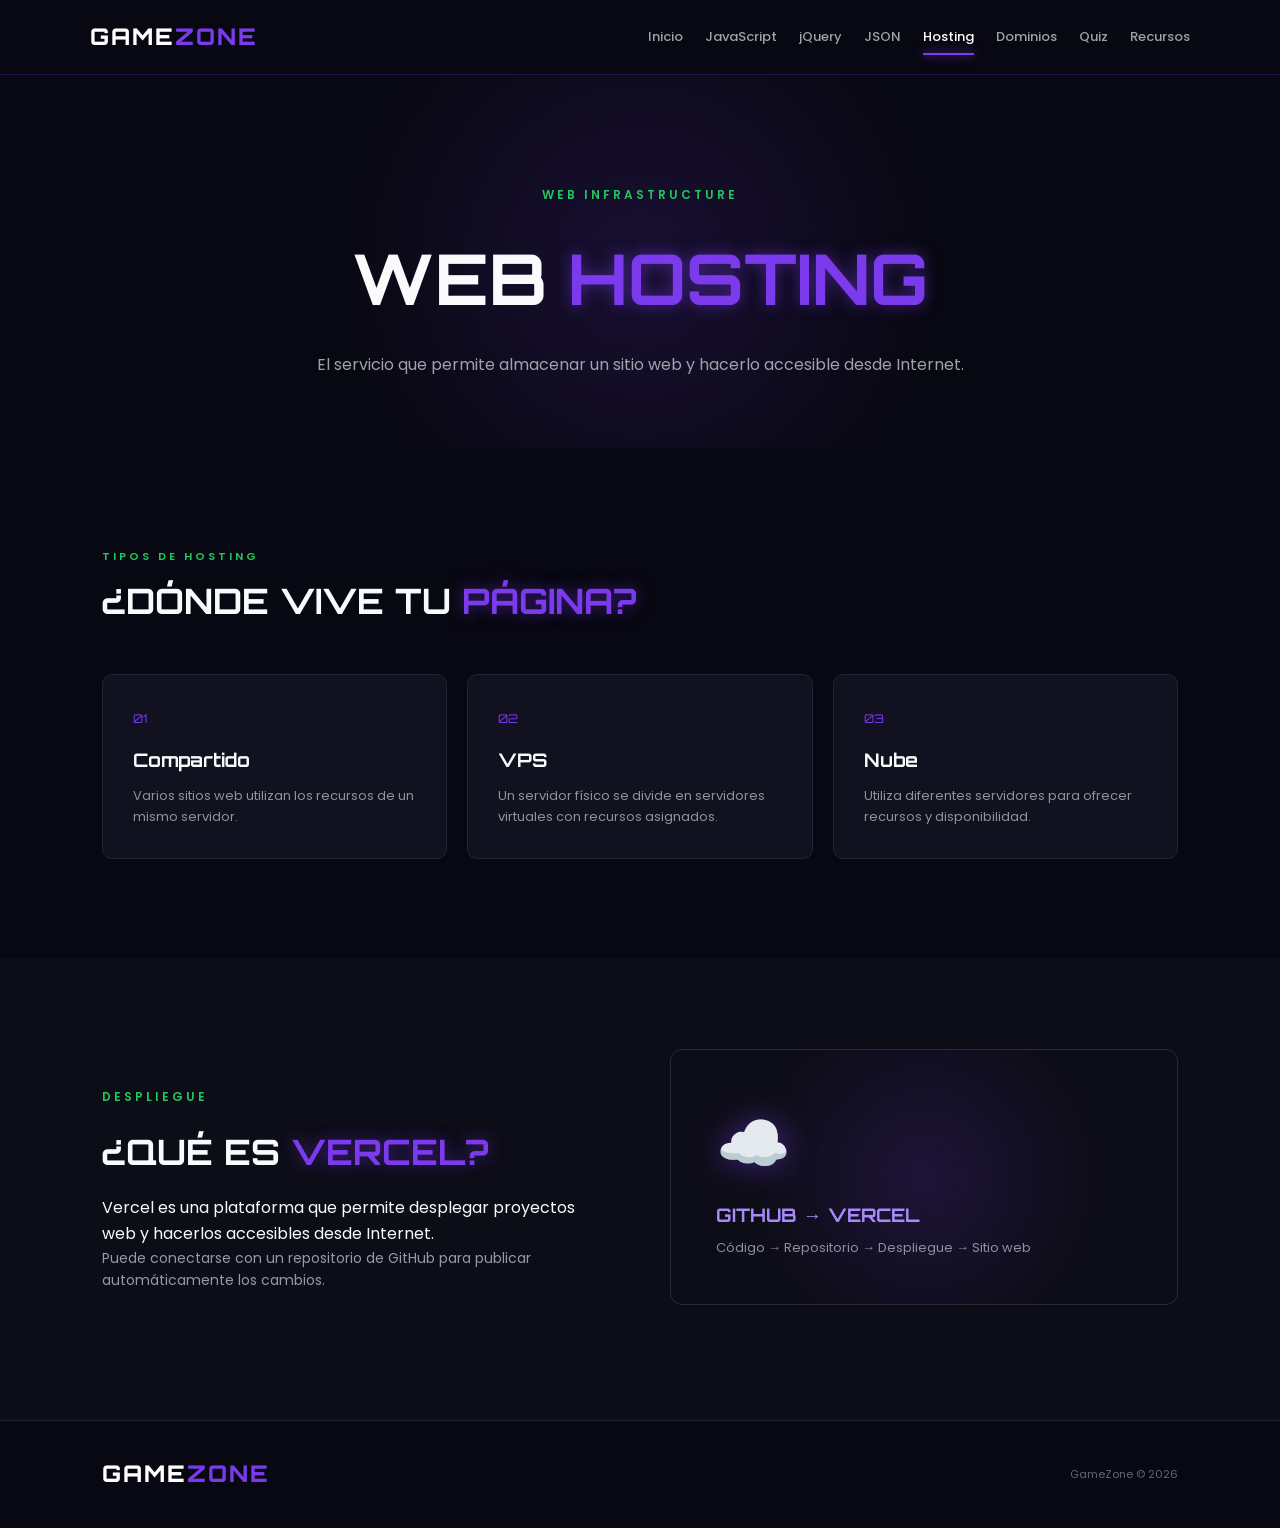
<file: hosting.html>
<!DOCTYPE html>
<html lang="es">
<head>
    <meta charset="UTF-8">
    <meta name="viewport" content="width=device-width, initial-scale=1.0">
    <title>GameZone | Hosting</title>
    <link rel="stylesheet" href="style.css">
    <link href="https://fonts.googleapis.com/css2?family=Orbitron:wght@500;700;800&family=Poppins:wght@300;400;500;600;700&display=swap" rel="stylesheet">
</head>

<body>

<header class="navbar">
    <a href="index.html" class="logo">GAME<span>ZONE</span></a>

    <nav>
        <a href="index.html">Inicio</a>
        <a href="javascript.html">JavaScript</a>
        <a href="jquery.html">jQuery</a>
        <a href="json.html">JSON</a>
        <a href="hosting.html" class="activo">Hosting</a>
        <a href="dominios.html">Dominios</a>
        <a href="cuestionario.html">Quiz</a>
        <a href="recursos.html">Recursos</a>
    </nav>
</header>

<main>

<section class="pagina-header">
    <p class="etiqueta">WEB INFRASTRUCTURE</p>
    <h1>WEB <span>HOSTING</span></h1>
    <p>
        El servicio que permite almacenar un sitio web
        y hacerlo accesible desde Internet.
    </p>
</section>

<section class="seccion">

    <div class="titulo-seccion">
        <p>TIPOS DE HOSTING</p>
        <h2>¿DÓNDE VIVE TU <span>PÁGINA?</span></h2>
    </div>

    <div class="conceptos-grid">

        <div class="concepto">
            <span>01</span>
            <h3>Compartido</h3>
            <p>
                Varios sitios web utilizan los recursos
                de un mismo servidor.
            </p>
        </div>

        <div class="concepto">
            <span>02</span>
            <h3>VPS</h3>
            <p>
                Un servidor físico se divide en servidores
                virtuales con recursos asignados.
            </p>
        </div>

        <div class="concepto">
            <span>03</span>
            <h3>Nube</h3>
            <p>
                Utiliza diferentes servidores para ofrecer
                recursos y disponibilidad.
            </p>
        </div>

    </div>

</section>

<section class="codigo-section">

    <div>
        <p class="etiqueta">DESPLIEGUE</p>

        <h2>¿QUÉ ES <span>VERCEL?</span></h2>

        <p>
            Vercel es una plataforma que permite desplegar
            proyectos web y hacerlos accesibles desde Internet.
        </p>

        <p>
            Puede conectarse con un repositorio de GitHub
            para publicar automáticamente los cambios.
        </p>
    </div>

    <div class="game-panel">
        <div class="game-icon">☁️</div>

        <h3>GITHUB → VERCEL</h3>

        <p>
            Código → Repositorio → Despliegue → Sitio web
        </p>
    </div>

</section>

</main>

<footer>
    <div class="logo">GAME<span>ZONE</span></div>
    <p>GameZone © 2026</p>
</footer>
<script src="script.js"></script>

</body>
</html>
</file>
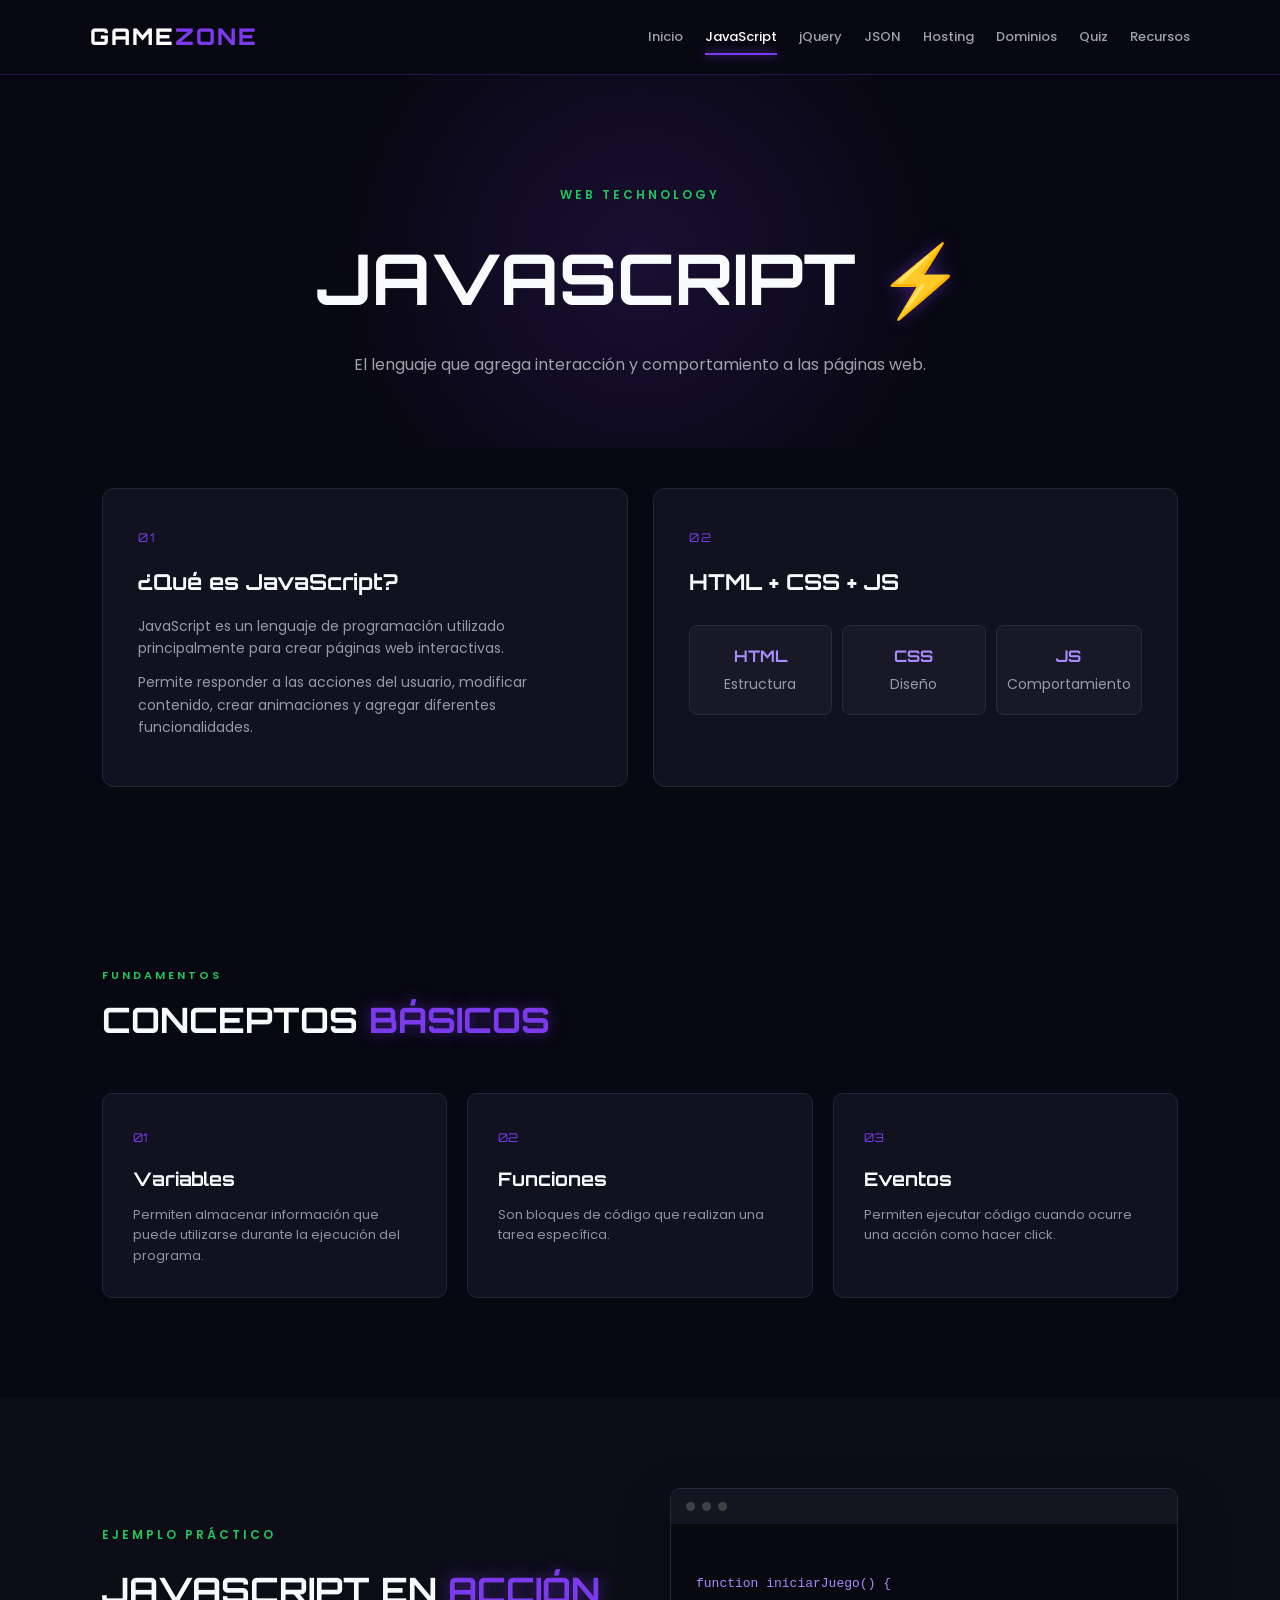
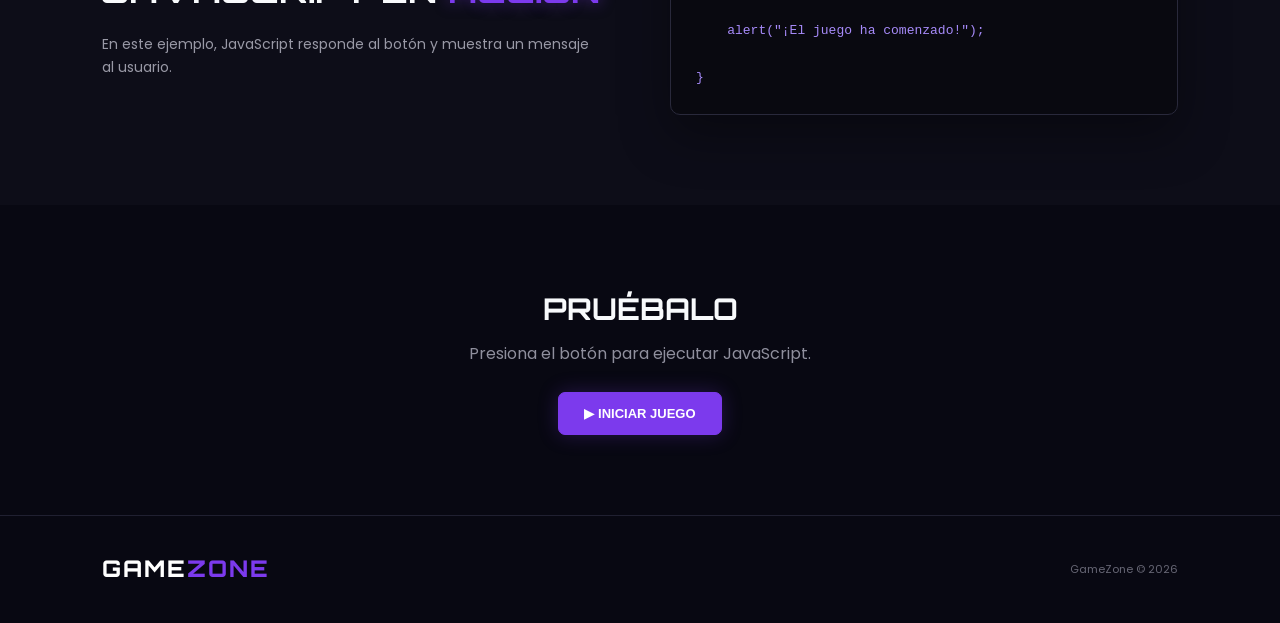
<file: javascript.html>
<!DOCTYPE html>
<html lang="es">
<head>

    <meta charset="UTF-8">
    <meta name="viewport" content="width=device-width, initial-scale=1.0">

    <title>GameZone | JavaScript</title>

    <link rel="stylesheet" href="style.css">

    <link rel="preconnect" href="https://fonts.googleapis.com">
    <link rel="preconnect" href="https://fonts.gstatic.com" crossorigin>

    <link href="https://fonts.googleapis.com/css2?family=Orbitron:wght@500;700;800&family=Poppins:wght@300;400;500;600;700&display=swap" rel="stylesheet">

</head>

<body>


<header class="navbar">

    <a href="index.html" class="logo">
        GAME<span>ZONE</span>
    </a>

    <nav>

        <a href="index.html">Inicio</a>

        <a href="javascript.html" class="activo">
            JavaScript
        </a>

        <a href="jquery.html">
            jQuery
        </a>

        <a href="json.html">
            JSON
        </a>

        <a href="hosting.html">
            Hosting
        </a>

        <a href="dominios.html">
            Dominios
        </a>

        <a href="cuestionario.html">
            Quiz
        </a>

        <a href="recursos.html">
            Recursos
        </a>

    </nav>

</header>


<main>


    <!-- ENCABEZADO -->

    <section class="pagina-header">

        <p class="etiqueta">
            WEB TECHNOLOGY
        </p>

        <h1>
            JAVASCRIPT
            <span>⚡</span>
        </h1>

        <p>
            El lenguaje que agrega interacción y comportamiento
            a las páginas web.
        </p>

    </section>


    <!-- INFORMACIÓN -->

    <section class="contenido-tech">

        <div class="info-box">

            <span class="numero">
                01
            </span>

            <h2>
                ¿Qué es JavaScript?
            </h2>

            <p>
                JavaScript es un lenguaje de programación utilizado
                principalmente para crear páginas web interactivas.
            </p>

            <p>
                Permite responder a las acciones del usuario,
                modificar contenido, crear animaciones y agregar
                diferentes funcionalidades.
            </p>

        </div>


        <div class="info-box">

            <span class="numero">
                02
            </span>

            <h2>
                HTML + CSS + JS
            </h2>

            <div class="tech-comparison">

                <div>
                    <strong>HTML</strong>
                    <p>Estructura</p>
                </div>

                <div>
                    <strong>CSS</strong>
                    <p>Diseño</p>
                </div>

                <div>
                    <strong>JS</strong>
                    <p>Comportamiento</p>
                </div>

            </div>

        </div>

    </section>


    <!-- CONCEPTOS -->

    <section class="seccion">

        <div class="titulo-seccion">

            <p>FUNDAMENTOS</p>

            <h2>
                CONCEPTOS <span>BÁSICOS</span>
            </h2>

        </div>


        <div class="conceptos-grid">

            <div class="concepto">

                <span>01</span>

                <h3>Variables</h3>

                <p>
                    Permiten almacenar información que puede
                    utilizarse durante la ejecución del programa.
                </p>

            </div>


            <div class="concepto">

                <span>02</span>

                <h3>Funciones</h3>

                <p>
                    Son bloques de código que realizan una
                    tarea específica.
                </p>

            </div>


            <div class="concepto">

                <span>03</span>

                <h3>Eventos</h3>

                <p>
                    Permiten ejecutar código cuando ocurre una
                    acción como hacer click.
                </p>

            </div>

        </div>

    </section>


    <!-- CÓDIGO -->

    <section class="codigo-section">

        <div>

            <p class="etiqueta">
                EJEMPLO PRÁCTICO
            </p>

            <h2>
                JAVASCRIPT EN
                <span>ACCIÓN</span>
            </h2>

            <p>
                En este ejemplo, JavaScript responde al botón
                y muestra un mensaje al usuario.
            </p>

        </div>


        <div class="codigo">

            <div class="codigo-top">

                <span></span>
                <span></span>
                <span></span>

            </div>

<pre><code>
function iniciarJuego() {

    alert("¡El juego ha comenzado!");

}
</code></pre>

        </div>

    </section>


    <!-- DEMOSTRACIÓN -->

    <section class="demo">

        <h2>
            PRUÉBALO
        </h2>

        <p>
            Presiona el botón para ejecutar JavaScript.
        </p>

        <button
            class="btn principal"
            onclick="iniciarJuego()">

            ▶ INICIAR JUEGO

        </button>

    </section>


</main>


<footer>

    <div class="logo">
        GAME<span>ZONE</span>
    </div>

    <p>
        GameZone © 2026
    </p>

</footer>


<script>

function iniciarJuego() {

    alert("🎮 ¡El juego ha comenzado!");

}

</script>


</body>
</html>
</file>
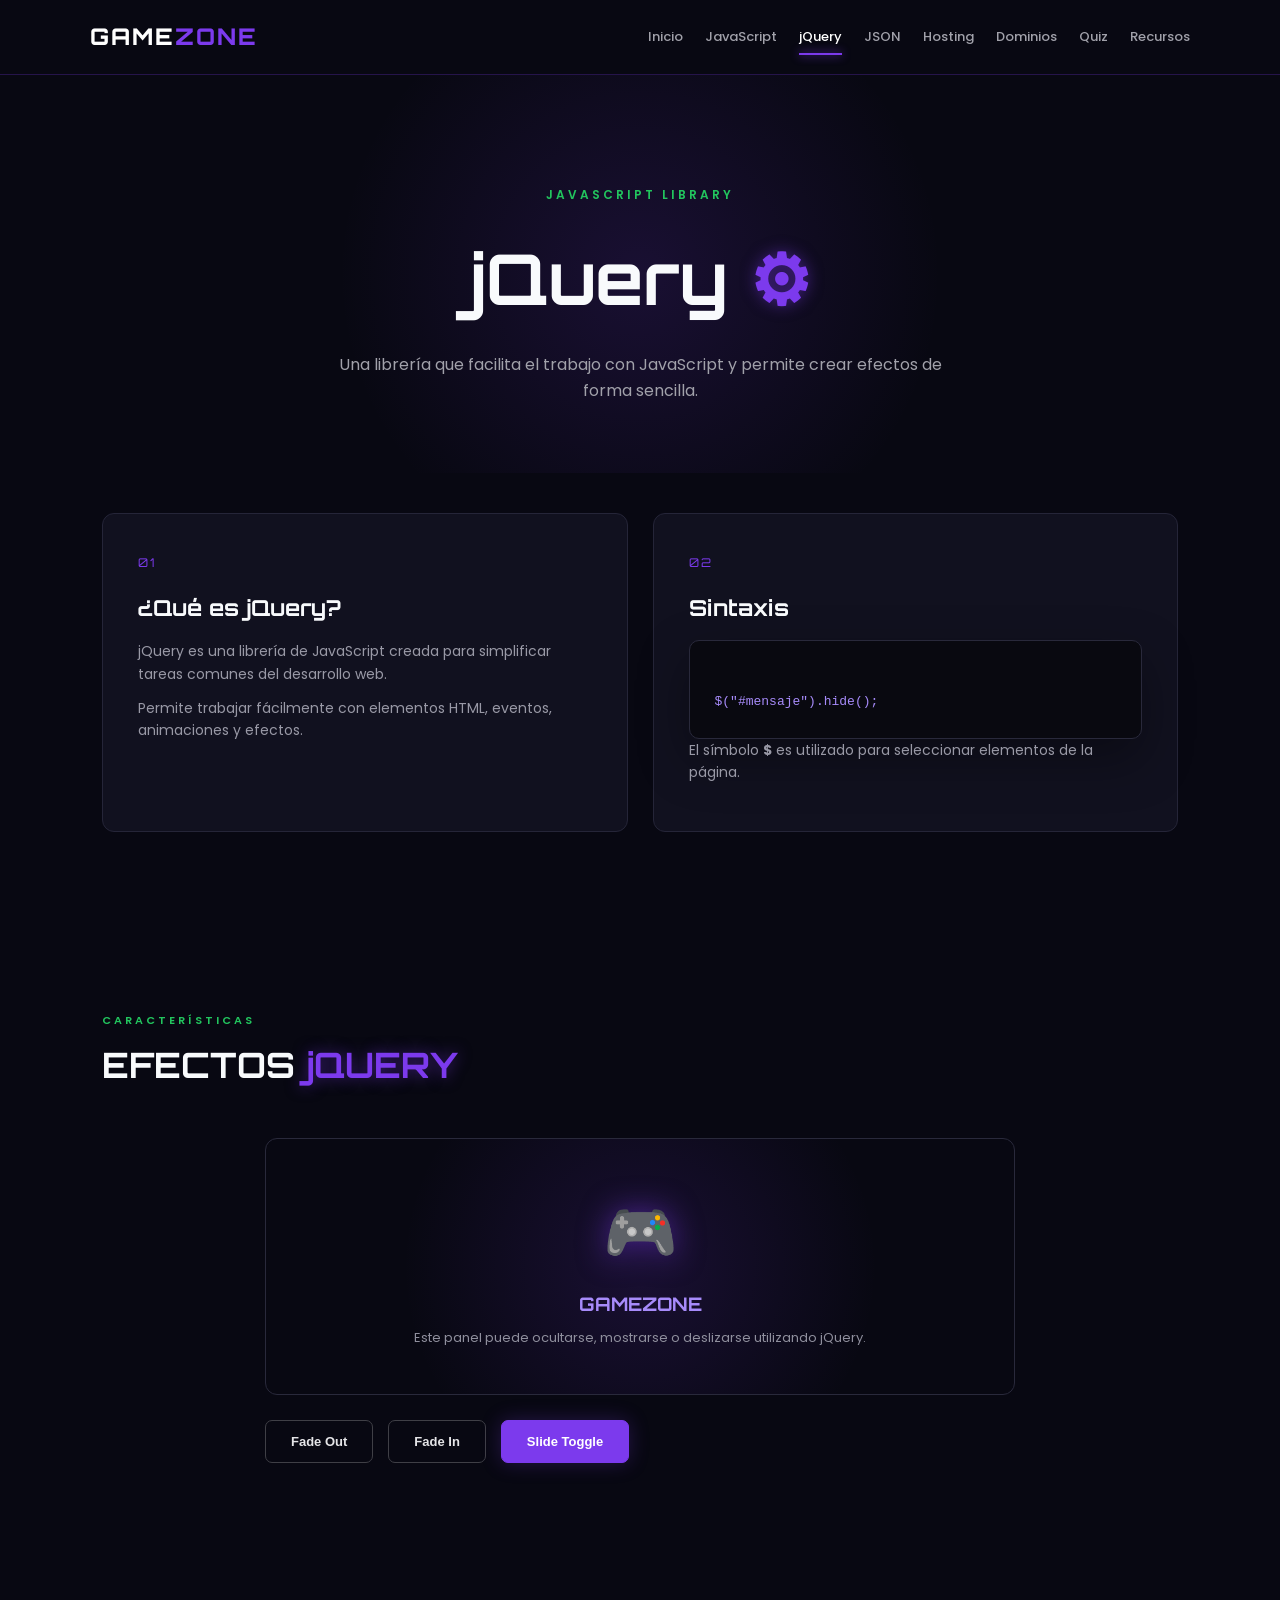
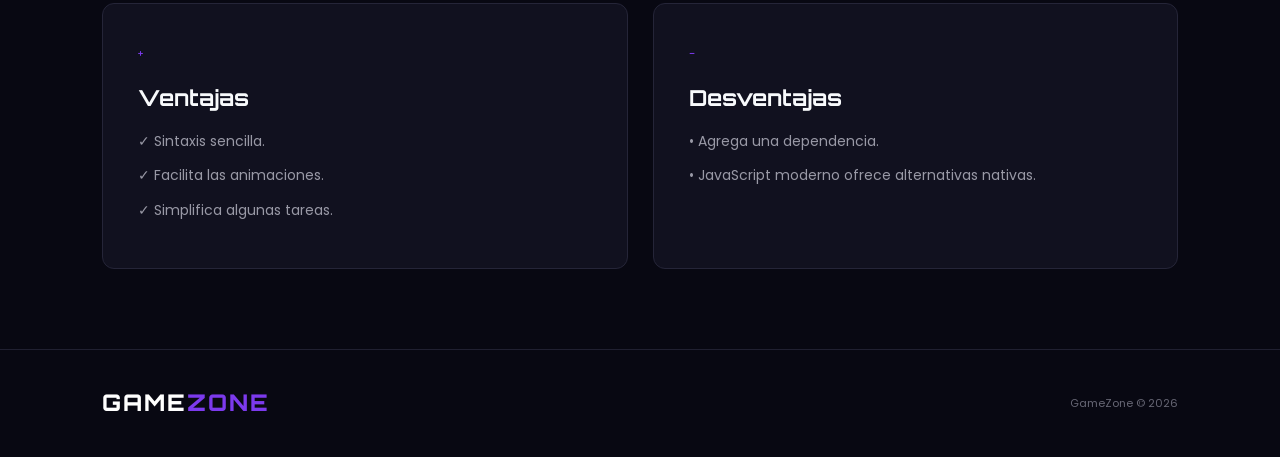
<file: jquery.html>
<!DOCTYPE html>
<html lang="es">
<head>

    <meta charset="UTF-8">
    <meta name="viewport" content="width=device-width, initial-scale=1.0">

    <title>GameZone | jQuery</title>

    <link rel="stylesheet" href="style.css">

    <link rel="preconnect" href="https://fonts.googleapis.com">
    <link rel="preconnect" href="https://fonts.gstatic.com" crossorigin>

    <link href="https://fonts.googleapis.com/css2?family=Orbitron:wght@500;700;800&family=Poppins:wght@300;400;500;600;700&display=swap" rel="stylesheet">

    <script src="https://code.jquery.com/jquery-3.7.1.min.js"></script>

</head>

<body>


<header class="navbar">

    <a href="index.html" class="logo">
        GAME<span>ZONE</span>
    </a>

    <nav>

        <a href="index.html">Inicio</a>

        <a href="javascript.html">
            JavaScript
        </a>

        <a href="jquery.html" class="activo">
            jQuery
        </a>

        <a href="json.html">
            JSON
        </a>

        <a href="hosting.html">
            Hosting
        </a>

        <a href="dominios.html">
            Dominios
        </a>

        <a href="cuestionario.html">
            Quiz
        </a>

        <a href="recursos.html">
            Recursos
        </a>

    </nav>

</header>


<main>


    <section class="pagina-header">

        <p class="etiqueta">
            JAVASCRIPT LIBRARY
        </p>

        <h1>
            jQuery <span>⚙</span>
        </h1>

        <p>
            Una librería que facilita el trabajo con JavaScript
            y permite crear efectos de forma sencilla.
        </p>

    </section>


    <section class="contenido-tech">


        <div class="info-box">

            <span class="numero">
                01
            </span>

            <h2>
                ¿Qué es jQuery?
            </h2>

            <p>
                jQuery es una librería de JavaScript creada para
                simplificar tareas comunes del desarrollo web.
            </p>

            <p>
                Permite trabajar fácilmente con elementos HTML,
                eventos, animaciones y efectos.
            </p>

        </div>


        <div class="info-box">

            <span class="numero">
                02
            </span>

            <h2>
                Sintaxis
            </h2>

            <div class="codigo pequeño">

<pre><code>
$("#mensaje").hide();
</code></pre>

            </div>

            <p>
                El símbolo <strong>$</strong> es utilizado para
                seleccionar elementos de la página.
            </p>

        </div>


    </section>


    <section class="seccion">

        <div class="titulo-seccion">

            <p>CARACTERÍSTICAS</p>

            <h2>
                EFECTOS <span>jQUERY</span>
            </h2>

        </div>


        <div class="jquery-demo">

            <div
                id="mensaje"
                class="game-panel">

                <div class="game-icon">
                    🎮
                </div>

                <h3>
                    GAMEZONE
                </h3>

                <p>
                    Este panel puede ocultarse,
                    mostrarse o deslizarse utilizando jQuery.
                </p>

            </div>


            <div class="botones">

                <button
                    id="fadeOut"
                    class="btn secundario">

                    Fade Out

                </button>


                <button
                    id="fadeIn"
                    class="btn secundario">

                    Fade In

                </button>


                <button
                    id="slide"
                    class="btn principal">

                    Slide Toggle

                </button>

            </div>

        </div>

    </section>


    <section class="contenido-tech">


        <div class="info-box">

            <span class="numero">
                +
            </span>

            <h2>
                Ventajas
            </h2>

            <p>✓ Sintaxis sencilla.</p>

            <p>✓ Facilita las animaciones.</p>

            <p>✓ Simplifica algunas tareas.</p>

        </div>


        <div class="info-box">

            <span class="numero">
                -
            </span>

            <h2>
                Desventajas
            </h2>

            <p>• Agrega una dependencia.</p>

            <p>
                • JavaScript moderno ofrece
                alternativas nativas.
            </p>

        </div>


    </section>


</main>


<footer>

    <div class="logo">
        GAME<span>ZONE</span>
    </div>

    <p>
        GameZone © 2026
    </p>

</footer>


<script>

$("#fadeOut").click(function() {

    $("#mensaje").fadeOut(500);

});


$("#fadeIn").click(function() {

    $("#mensaje").fadeIn(500);

});


$("#slide").click(function() {

    $("#mensaje").slideToggle(500);

});

</script>

<script src="script.js"></script>
</body>
</html>
</file>
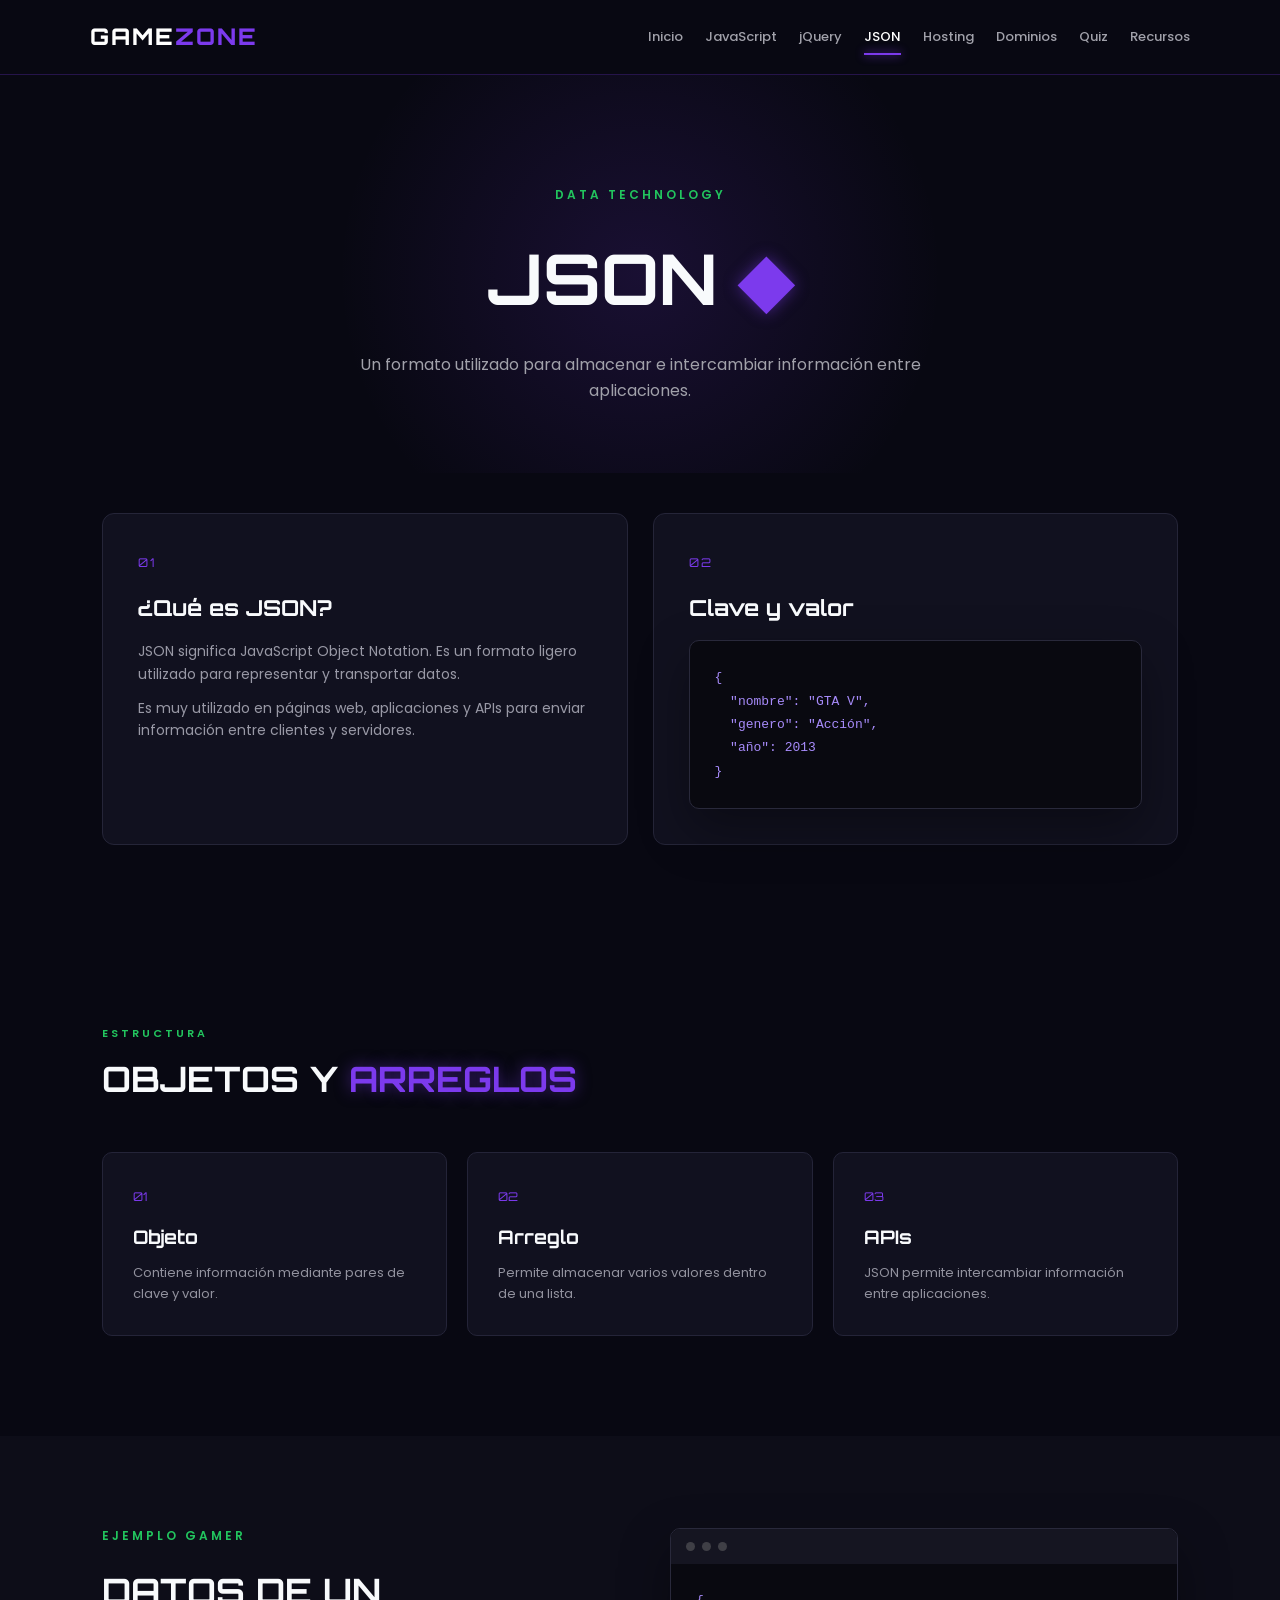
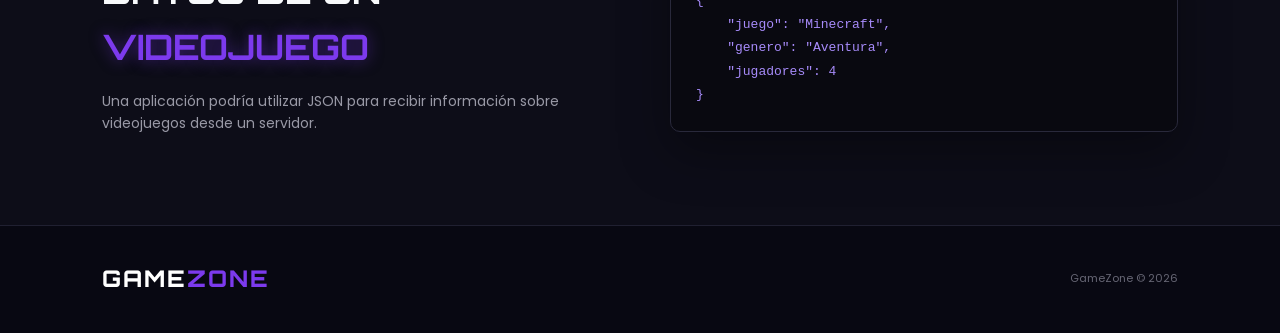
<file: json.html>
<!DOCTYPE html>
<html lang="es">
<head>
    <meta charset="UTF-8">
    <meta name="viewport" content="width=device-width, initial-scale=1.0">
    <title>GameZone | JSON</title>
    <link rel="stylesheet" href="style.css">
    <link href="https://fonts.googleapis.com/css2?family=Orbitron:wght@500;700;800&family=Poppins:wght@300;400;500;600;700&display=swap" rel="stylesheet">
</head>

<body>

<header class="navbar">
    <a href="index.html" class="logo">GAME<span>ZONE</span></a>

    <nav>
        <a href="index.html">Inicio</a>
        <a href="javascript.html">JavaScript</a>
        <a href="jquery.html">jQuery</a>
        <a href="json.html" class="activo">JSON</a>
        <a href="hosting.html">Hosting</a>
        <a href="dominios.html">Dominios</a>
        <a href="cuestionario.html">Quiz</a>
        <a href="recursos.html">Recursos</a>
    </nav>
</header>

<main>

<section class="pagina-header">
    <p class="etiqueta">DATA TECHNOLOGY</p>
    <h1>JSON <span>◆</span></h1>
    <p>
        Un formato utilizado para almacenar e intercambiar
        información entre aplicaciones.
    </p>
</section>

<section class="contenido-tech">

    <div class="info-box">
        <span class="numero">01</span>

        <h2>¿Qué es JSON?</h2>

        <p>
            JSON significa JavaScript Object Notation. Es un formato
            ligero utilizado para representar y transportar datos.
        </p>

        <p>
            Es muy utilizado en páginas web, aplicaciones y APIs
            para enviar información entre clientes y servidores.
        </p>
    </div>

    <div class="info-box">
        <span class="numero">02</span>

        <h2>Clave y valor</h2>

        <div class="codigo">
<pre><code>{
  "nombre": "GTA V",
  "genero": "Acción",
  "año": 2013
}</code></pre>
        </div>
    </div>

</section>

<section class="seccion">

    <div class="titulo-seccion">
        <p>ESTRUCTURA</p>
        <h2>OBJETOS Y <span>ARREGLOS</span></h2>
    </div>

    <div class="conceptos-grid">

        <div class="concepto">
            <span>01</span>
            <h3>Objeto</h3>
            <p>
                Contiene información mediante pares de clave y valor.
            </p>
        </div>

        <div class="concepto">
            <span>02</span>
            <h3>Arreglo</h3>
            <p>
                Permite almacenar varios valores dentro de una lista.
            </p>
        </div>

        <div class="concepto">
            <span>03</span>
            <h3>APIs</h3>
            <p>
                JSON permite intercambiar información entre aplicaciones.
            </p>
        </div>

    </div>

</section>

<section class="codigo-section">

    <div>
        <p class="etiqueta">EJEMPLO GAMER</p>

        <h2>DATOS DE UN <span>VIDEOJUEGO</span></h2>

        <p>
            Una aplicación podría utilizar JSON para recibir
            información sobre videojuegos desde un servidor.
        </p>
    </div>

    <div class="codigo">
        <div class="codigo-top">
            <span></span>
            <span></span>
            <span></span>
        </div>

<pre><code>{
    "juego": "Minecraft",
    "genero": "Aventura",
    "jugadores": 4
}</code></pre>

    </div>

</section>

</main>

<footer>
    <div class="logo">GAME<span>ZONE</span></div>
    <p>GameZone © 2026</p>
</footer>
<script src="script.js"></script>

</body>
</html>
</file>
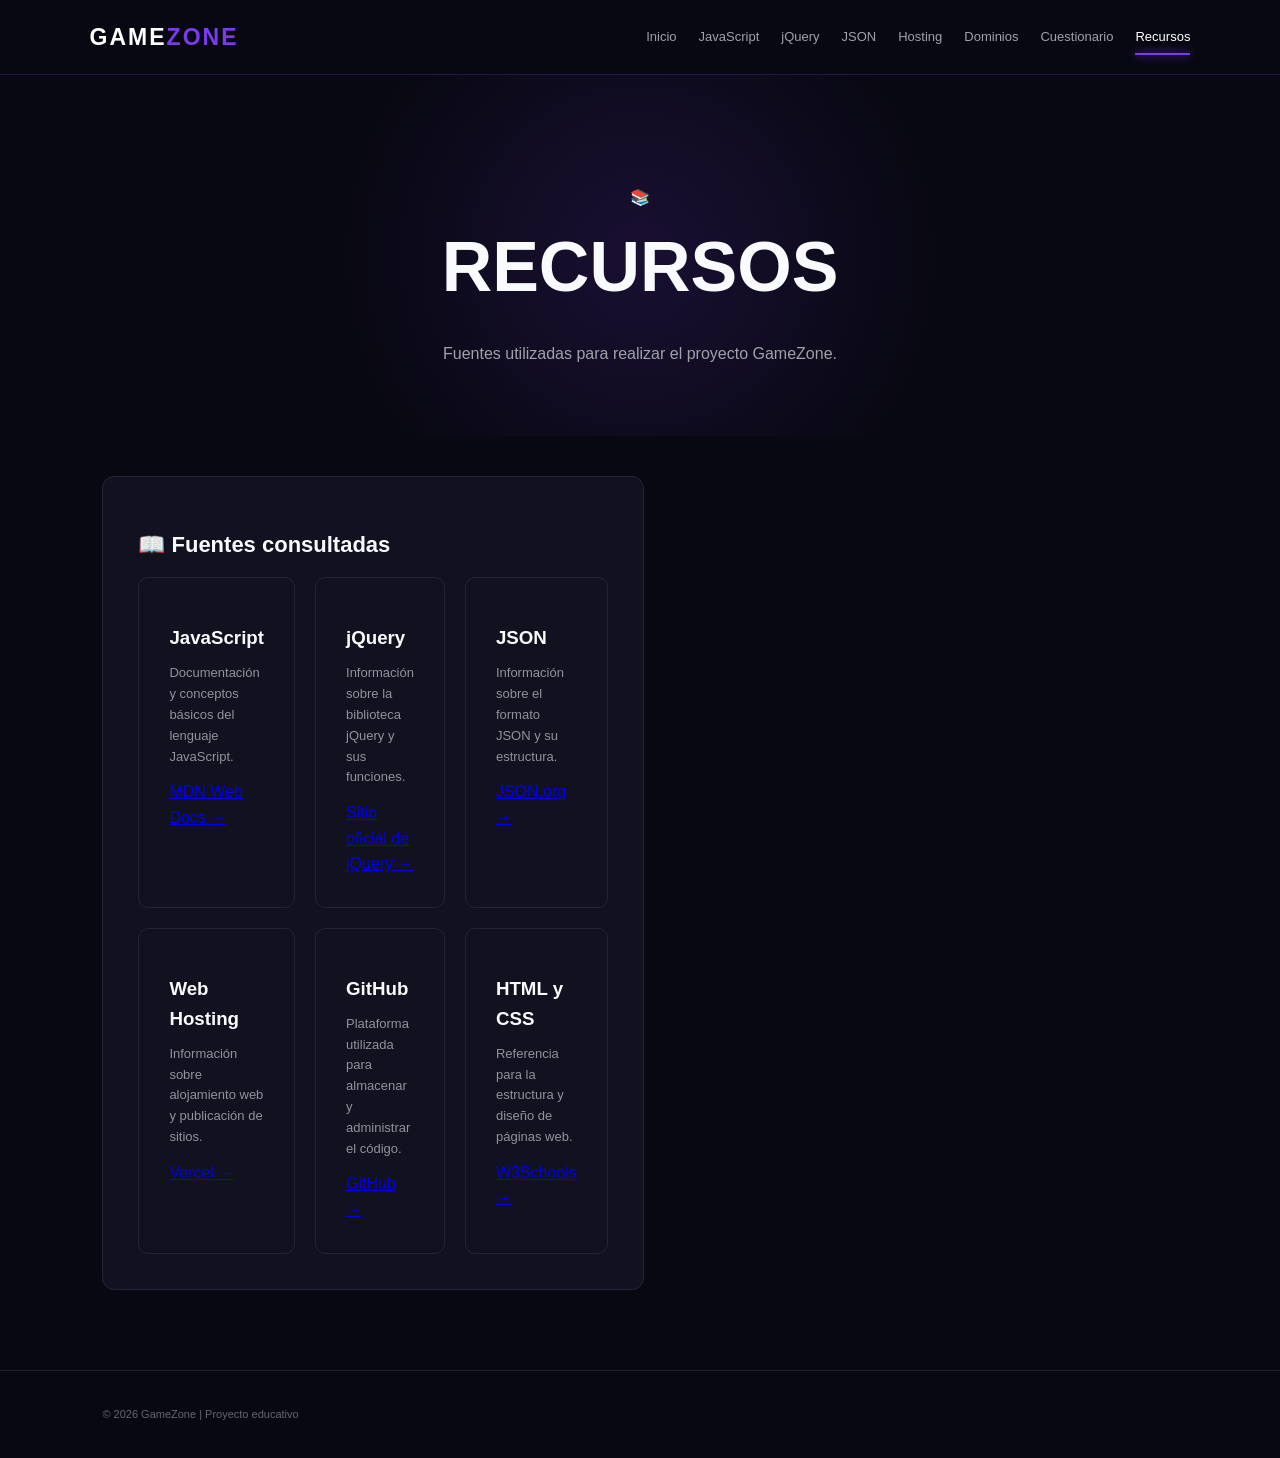
<file: recursos.html>
<!DOCTYPE html>
<html lang="es">
<head>
    <meta charset="UTF-8">
    <meta name="viewport" content="width=device-width, initial-scale=1.0">
    <title>Recursos | GameZone</title>

    <link rel="stylesheet" href="style.css">
</head>

<body>

    <header class="navbar">
    <a href="index.html" class="logo">
        GAME<span>ZONE</span>
    </a>

    <nav>
        <a href="index.html">Inicio</a>
        <a href="javascript.html">JavaScript</a>
        <a href="jquery.html">jQuery</a>
        <a href="json.html">JSON</a>
        <a href="hosting.html">Hosting</a>
        <a href="dominios.html">Dominios</a>
        <a href="cuestionario.html">Cuestionario</a>
        <a href="recursos.html"
        class="activo">Recursos</a>
    </nav>
</header>

    <header class="pagina-header">
        <span>📚</span>
        <h1>RECURSOS</h1>
        <p>Fuentes utilizadas para realizar el proyecto GameZone.</p>
    </header>

    <main class="contenido-tech">

        <section class="info-box">
            <h2>📖 Fuentes consultadas</h2>

            <div class="conceptos-grid">

                <div class="concepto">
                    <h3>JavaScript</h3>
                    <p>Documentación y conceptos básicos del lenguaje JavaScript.</p>
                    <a href="https://developer.mozilla.org/es/docs/Web/JavaScript"
                       target="_blank">
                        MDN Web Docs →
                    </a>
                </div>

                <div class="concepto">
                    <h3>jQuery</h3>
                    <p>Información sobre la biblioteca jQuery y sus funciones.</p>
                    <a href="https://jquery.com/"
                       target="_blank">
                        Sitio oficial de jQuery →
                    </a>
                </div>

                <div class="concepto">
                    <h3>JSON</h3>
                    <p>Información sobre el formato JSON y su estructura.</p>
                    <a href="https://www.json.org/"
                       target="_blank">
                        JSON.org →
                    </a>
                </div>

                <div class="concepto">
                    <h3>Web Hosting</h3>
                    <p>Información sobre alojamiento web y publicación de sitios.</p>
                    <a href="https://vercel.com/"
                       target="_blank">
                        Vercel →
                    </a>
                </div>

                <div class="concepto">
                    <h3>GitHub</h3>
                    <p>Plataforma utilizada para almacenar y administrar el código.</p>
                    <a href="https://github.com/"
                       target="_blank">
                        GitHub →
                    </a>
                </div>

                <div class="concepto">
                    <h3>HTML y CSS</h3>
                    <p>Referencia para la estructura y diseño de páginas web.</p>
                    <a href="https://www.w3schools.com/"
                       target="_blank">
                        W3Schools →
                    </a>
                </div>

            </div>
        </section>

    </main>

    <footer>
        <p>© 2026 GameZone | Proyecto educativo</p>
    </footer>

    <script src="script.js"></script>

</body>
</html>
</file>
<file: style.css>
/* ================================
   GAMEZONE - ESTILO GENERAL
================================ */

* {
    margin: 0;
    padding: 0;
    box-sizing: border-box;
}

html {
    scroll-behavior: smooth;
}

body {
    font-family: 'Poppins', sans-serif;
    background: #080812;
    color: #f8fafc;
    line-height: 1.6;
}


/* ================================
   NAVBAR
================================ */

.navbar {
    width: 100%;
    min-height: 75px;
    padding: 0 7%;
    display: flex;
    align-items: center;
    justify-content: space-between;

    background: rgba(8, 8, 18, 0.92);
    border-bottom: 1px solid rgba(124, 58, 237, 0.25);

    position: sticky;
    top: 0;
    z-index: 1000;

    backdrop-filter: blur(15px);
}

.logo {
    color: white;
    text-decoration: none;

    font-family: 'Orbitron', sans-serif;
    font-size: 23px;
    font-weight: 800;
    letter-spacing: 2px;
}

.logo span {
    color: #7c3aed;
}

.navbar nav {
    display: flex;
    align-items: center;
    gap: 22px;
}

.navbar nav a {
    color: #a1a1aa;
    text-decoration: none;
    font-size: 13px;
    font-weight: 500;

    transition: 0.3s;
}

.navbar nav a:hover,
.navbar nav a.activo {
    color: #ffffff;
}

.navbar nav a.activo {
    position: relative;
}

.navbar nav a.activo::after {
    content: "";

    position: absolute;
    left: 0;
    bottom: -8px;

    width: 100%;
    height: 2px;

    background: #7c3aed;
    box-shadow: 0 0 10px #7c3aed;
}


/* ================================
   HERO
================================ */

.hero {
    min-height: 650px;
    padding: 80px 8%;

    display: flex;
    align-items: center;
    justify-content: space-between;

    position: relative;
    overflow: hidden;

    background:
        radial-gradient(
            circle at 75% 45%,
            rgba(124, 58, 237, 0.25),
            transparent 30%
        ),
        radial-gradient(
            circle at 20% 20%,
            rgba(6, 182, 212, 0.12),
            transparent 25%
        );
}

.hero::before {
    content: "";

    position: absolute;
    width: 450px;
    height: 450px;

    border: 1px solid rgba(124, 58, 237, 0.15);
    border-radius: 50%;

    right: 7%;
    top: 15%;
}

.hero-contenido {
    max-width: 650px;
    position: relative;
    z-index: 2;
}

.etiqueta {
    color: #22c55e;
    font-size: 12px;
    font-weight: 600;
    letter-spacing: 3px;

    margin-bottom: 18px;
}

.hero h1 {
    font-family: 'Orbitron', sans-serif;

    font-size: clamp(42px, 6vw, 78px);
    line-height: 1.05;

    margin-bottom: 25px;
}

.hero h1 span,
.pagina-header h1 span,
.titulo-seccion h2 span,
.sobre h2 span,
.codigo-section h2 span {
    color: #7c3aed;

    text-shadow:
        0 0 15px rgba(124, 58, 237, 0.5);
}

.hero-texto {
    color: #a1a1aa;
    max-width: 550px;
    font-size: 16px;

    margin-bottom: 35px;
}


/* ================================
   BOTONES
================================ */

.botones {
    display: flex;
    gap: 15px;
    flex-wrap: wrap;
}

.btn {
    display: inline-flex;
    align-items: center;
    justify-content: center;

    padding: 13px 25px;

    border-radius: 7px;

    text-decoration: none;

    font-size: 13px;
    font-weight: 600;

    cursor: pointer;

    transition: 0.3s;
}

.btn.principal {
    background: #7c3aed;
    color: white;

    border: 1px solid #7c3aed;

    box-shadow:
        0 0 20px rgba(124, 58, 237, 0.25);
}

.btn.principal:hover {
    transform: translateY(-3px);

    box-shadow:
        0 0 30px rgba(124, 58, 237, 0.5);
}

.btn.secundario {
    background: transparent;
    color: #e4e4e7;

    border: 1px solid #3f3f46;
}

.btn.secundario:hover {
    border-color: #7c3aed;
    color: white;

    transform: translateY(-3px);
}


/* ================================
   CONTROL GAMER DEL HERO
================================ */

.hero-juego {
    width: 430px;
    height: 430px;

    position: relative;

    display: flex;
    align-items: center;
    justify-content: center;
}

.circulo {
    width: 350px;
    height: 350px;

    border-radius: 50%;

    background:
        radial-gradient(
            circle,
            rgba(124, 58, 237, 0.25),
            rgba(124, 58, 237, 0.03),
            transparent 70%
        );

    border: 1px solid rgba(124, 58, 237, 0.3);

    box-shadow:
        0 0 80px rgba(124, 58, 237, 0.2);

    position: absolute;
}

.control {
    font-size: 145px;

    position: relative;

    filter:
        drop-shadow(0 0 25px rgba(124, 58, 237, 0.7));

    animation: flotar 3s ease-in-out infinite;
}

.texto-flotante {
    position: absolute;

    right: -5px;
    bottom: 40px;

    padding: 15px 20px;

    background: rgba(17, 17, 31, 0.85);

    border: 1px solid rgba(124, 58, 237, 0.4);

    border-radius: 8px;

    backdrop-filter: blur(10px);
}

.texto-flotante strong {
    display: block;

    font-family: 'Orbitron', sans-serif;
    font-size: 13px;

    color: #7c3aed;
}

.texto-flotante small {
    color: #a1a1aa;
    font-size: 9px;
}

@keyframes flotar {

    0%,
    100% {
        transform: translateY(0);
    }

    50% {
        transform: translateY(-15px);
    }
}


/* ================================
   SECCIONES
================================ */

.seccion {
    padding: 100px 8%;
}

.titulo-seccion {
    margin-bottom: 45px;
}

.titulo-seccion p {
    color: #22c55e;

    font-size: 11px;
    letter-spacing: 3px;
    font-weight: 600;
}

.titulo-seccion h2 {
    font-family: 'Orbitron', sans-serif;

    font-size: 35px;
    margin-top: 8px;
}


/* ================================
   TARJETAS DE JUEGOS
================================ */

.juegos-grid {
    display: grid;

    grid-template-columns:
        repeat(3, 1fr);

    gap: 25px;
}

.juego-card {
    background: #11111f;

    border: 1px solid #242438;

    border-radius: 12px;

    overflow: hidden;

    transition: 0.35s;
}

.juego-card:hover {
    transform: translateY(-8px);

    border-color: #7c3aed;

    box-shadow:
        0 15px 40px rgba(0, 0, 0, 0.35),
        0 0 25px rgba(124, 58, 237, 0.12);
}


/* IMÁGENES */

.juego-imagen {
    height: 215px;

    display: flex;
    align-items: center;
    justify-content: center;

    position: relative;

    overflow: hidden;
}

.juego-imagen::before {
    content: "";

    position: absolute;
    inset: 0;

    background:
        linear-gradient(
            transparent 20%,
            rgba(8, 8, 18, 0.95)
        );
}

.juego-imagen span {
    position: relative;
    z-index: 2;

    font-family: 'Orbitron', sans-serif;

    font-size: 25px;
    font-weight: 800;
}

.gta {
    background:
        linear-gradient(
            135deg,
            #5b21b6,
            #111827
        );
}

.minecraft {
    background:
        linear-gradient(
            135deg,
            #166534,
            #111827
        );
}

.fc {
    background:
        linear-gradient(
            135deg,
            #0369a1,
            #111827
        );
}

.juego-imagen img {
    width: 90%;
    height: 94%;
    object-fit: contain;
    object-position: center;
    display: block;
}


/* INFORMACIÓN */

.juego-info {
    padding: 22px;
}

.categoria {
    color: #22c55e;

    font-size: 9px;
    font-weight: 600;

    letter-spacing: 2px;
}

.juego-info h3 {
    font-family: 'Orbitron', sans-serif;

    font-size: 18px;

    margin: 7px 0;
}

.juego-info p {
    color: #8f8f9d;

    font-size: 13px;

    margin-bottom: 18px;
}

.juego-info button {
    background: none;
    border: none;

    color: #a78bfa;

    cursor: pointer;

    font-size: 12px;
}


/* ================================
   SOBRE
================================ */

.sobre {
    padding: 90px 8%;

    display: grid;
    grid-template-columns: 1fr 1fr;

    gap: 80px;

    background: #0d0d18;

    border-top: 1px solid #202031;
    border-bottom: 1px solid #202031;
}

.sobre h2 {
    font-family: 'Orbitron', sans-serif;

    font-size: 35px;
    line-height: 1.2;
}

.sobre-texto {
    color: #a1a1aa;

    font-size: 14px;
}

.estadisticas {
    display: flex;
    gap: 45px;

    margin-top: 30px;
}

.estadisticas div {
    display: flex;
    flex-direction: column;
}

.estadisticas strong {
    font-family: 'Orbitron', sans-serif;

    font-size: 30px;

    color: #7c3aed;
}

.estadisticas small {
    color: #71717a;

    font-size: 9px;
    letter-spacing: 1px;
}


/* ================================
   PÁGINAS INFORMATIVAS
================================ */

.pagina-header {
    padding: 110px 8% 70px;

    text-align: center;

    background:
        radial-gradient(
            circle at center,
            rgba(124, 58, 237, 0.15),
            transparent 45%
        );
}

.pagina-header h1 {
    font-family: 'Orbitron', sans-serif;

    font-size: clamp(40px, 6vw, 70px);

    margin-bottom: 18px;
}

.pagina-header > p:last-child {
    max-width: 650px;

    margin: auto;

    color: #a1a1aa;
}


/* ================================
   CAJAS DE INFORMACIÓN
================================ */

.contenido-tech {
    padding: 40px 8% 80px;

    display: grid;

    grid-template-columns: 1fr 1fr;

    gap: 25px;
}

.info-box {
    background: #11111f;

    border: 1px solid #252538;

    border-radius: 12px;

    padding: 35px;

    position: relative;

    transition: 0.3s;
}

.info-box:hover {
    border-color: rgba(124, 58, 237, 0.6);

    transform: translateY(-4px);
}

.numero {
    font-family: 'Orbitron', sans-serif;

    color: #7c3aed;

    font-size: 12px;

    letter-spacing: 2px;
}

.info-box h2 {
    font-family: 'Orbitron', sans-serif;

    font-size: 22px;

    margin: 15px 0;
}

.info-box p {
    color: #9999a6;

    font-size: 14px;

    margin-bottom: 12px;
}


/* ================================
   COMPARACIÓN
================================ */

.tech-comparison {
    display: grid;

    grid-template-columns:
        repeat(3, 1fr);

    gap: 10px;

    margin-top: 25px;
}

.tech-comparison div {
    background: #181827;

    border: 1px solid #29293b;

    border-radius: 8px;

    padding: 18px 10px;

    text-align: center;
}

.tech-comparison strong {
    color: #a78bfa;

    font-family: 'Orbitron', sans-serif;
}

.tech-comparison p {
    margin: 4px 0 0;
}


/* ================================
   CONCEPTOS
================================ */

.conceptos-grid {
    display: grid;

    grid-template-columns:
        repeat(3, 1fr);

    gap: 20px;
}

.concepto {
    background: #11111f;

    border: 1px solid #242438;

    padding: 30px;

    border-radius: 10px;

    transition: 0.3s;
}

.concepto:hover {
    border-color: #7c3aed;

    transform: translateY(-5px);
}

.concepto span {
    color: #7c3aed;

    font-family: 'Orbitron', sans-serif;

    font-size: 12px;
}

.concepto h3 {
    font-family: 'Orbitron', sans-serif;

    margin: 15px 0 10px;
}

.concepto p {
    color: #92929e;

    font-size: 13px;
}


/* ================================
   CÓDIGO
================================ */

.codigo-section {
    padding: 90px 8%;

    display: grid;

    grid-template-columns: 1fr 1fr;

    gap: 60px;

    align-items: center;

    background: #0d0d18;
}

.codigo-section h2 {
    font-family: 'Orbitron', sans-serif;

    font-size: 35px;

    margin-bottom: 15px;
}

.codigo-section > div:first-child p:last-child {
    color: #9999a6;

    font-size: 14px;

    max-width: 500px;
}

.codigo {
    background: #090910;

    border: 1px solid #29293b;

    border-radius: 10px;

    overflow: hidden;

    box-shadow:
        0 20px 50px rgba(0, 0, 0, 0.35);
}

.codigo-top {
    height: 35px;

    display: flex;
    align-items: center;

    gap: 7px;

    padding: 0 15px;

    background: #151521;
}

.codigo-top span {
    width: 9px;
    height: 9px;

    border-radius: 50%;

    background: #3f3f46;
}

.codigo pre {
    padding: 25px;

    overflow-x: auto;
}

.codigo code {
    color: #a78bfa;

    font-family: Consolas, monospace;

    font-size: 13px;

    line-height: 1.8;
}

.codigo.pequeño {
    margin-top: 15px;
}


/* ================================
   DEMO
================================ */

.demo {
    padding: 80px 8%;

    text-align: center;
}

.demo h2 {
    font-family: 'Orbitron', sans-serif;

    font-size: 30px;

    margin-bottom: 8px;
}

.demo p {
    color: #8f8f9d;

    margin-bottom: 25px;
}


/* ================================
   JQUERY
================================ */

.jquery-demo {
    text-align: center;

    max-width: 750px;

    margin: auto;
}

.game-panel {
    padding: 45px;

    background:
        radial-gradient(
            circle at center,
            rgba(124, 58, 237, 0.15),
            transparent 60%
        );

    border: 1px solid #29293b;

    border-radius: 12px;

    margin-bottom: 25px;
}

.game-icon {
    font-size: 60px;

    margin-bottom: 10px;

    filter:
        drop-shadow(0 0 15px rgba(124, 58, 237, 0.5));
}

.game-panel h3 {
    font-family: 'Orbitron', sans-serif;

    color: #a78bfa;

    margin-bottom: 8px;
}

.game-panel p {
    color: #8f8f9d;

    font-size: 13px;
}


/* ================================
   FOOTER
================================ */

footer {
    padding: 35px 8%;

    display: flex;

    justify-content: space-between;
    align-items: center;

    border-top: 1px solid #202031;

    background: #080812;
}

footer p {
    color: #666674;

    font-size: 11px;
}


/* ================================
   RESPONSIVE
================================ */

@media (max-width: 1000px) {

    .navbar {
        padding: 15px 5%;

        flex-direction: column;

        gap: 15px;
    }

    .navbar nav {
        flex-wrap: wrap;

        justify-content: center;

        gap: 12px;
    }

    .hero {
        text-align: center;

        flex-direction: column;

        padding-top: 80px;
    }

    .hero-contenido {
        max-width: 800px;
    }

    .hero-texto {
        margin-left: auto;
        margin-right: auto;
    }

    .botones {
        justify-content: center;
    }

    .hero-juego {
        margin-top: 40px;
    }

    .juegos-grid {
        grid-template-columns: 1fr 1fr;
    }

    .conceptos-grid {
        grid-template-columns: 1fr 1fr;
    }

    .sobre {
        grid-template-columns: 1fr;
    }

}


@media (max-width: 700px) {

    .juegos-grid,
    .conceptos-grid,
    .contenido-tech,
    .codigo-section {
        grid-template-columns: 1fr;
    }

    .hero-juego {
        width: 300px;
        height: 300px;
    }

    .circulo {
        width: 250px;
        height: 250px;
    }

    .control {
        font-size: 100px;
    }

    .sobre {
        gap: 30px;
    }

    .estadisticas {
        gap: 25px;
    }

    footer {
        flex-direction: column;
        gap: 15px;
        text-align: center;
    }

}


/* ================================
   CUESTIONARIO
================================ */

#quiz {
    display: grid;
    gap: 20px;
}

#quiz label {
    display: block;

    margin: 10px 0;
    padding: 12px 15px;

    background: #181827;
    border: 1px solid #29293b;
    border-radius: 7px;

    color: #b8b8c4;
    font-size: 13px;

    cursor: pointer;

    transition: 0.3s;
}

#quiz label:hover {
    border-color: #7c3aed;
    color: white;
    transform: translateX(4px);
}

#quiz input {
    margin-right: 10px;
    accent-color: #7c3aed;
}

#resultado {
    text-align: center;
}


/* ================================
   PALETA DE COLORES
================================ */

.paleta {
    padding: 90px 8%;
    text-align: center;
    background: #080812;
}

.paleta .titulo-seccion {
    margin-bottom: 40px;
}

.colores {
    display: grid;
    grid-template-columns: repeat(3, 1fr);
    gap: 25px;
    max-width: 900px;
    margin: auto;
}

.color-card {
    background: #11111f;
    border: 1px solid #242438;
    border-radius: 12px;
    padding: 25px;
    transition: 0.3s;
}

.color-card:hover {
    transform: translateY(-6px);
    border-color: #7c3aed;
    box-shadow: 0 0 25px rgba(124, 58, 237, 0.15);
}

.color-muestra {
    width: 100%;
    height: 90px;
    border-radius: 8px;
    margin-bottom: 20px;
}

.azul-oscuro {
    background: #080812;
    border: 1px solid #29293b;
}

.azul {
    background: #7c3aed;
}

.verde {
    background: #22c55e;
}

.color-card h3 {
    font-family: 'Orbitron', sans-serif;
    font-size: 16px;
    margin-bottom: 5px;
}

.color-card p {
    color: #a78bfa;
    font-family: 'Orbitron', sans-serif;
    font-size: 13px;
    margin-bottom: 8px;
}

.color-card small {
    color: #8f8f9d;
    font-size: 12px;
}

.paleta-descripcion {
    max-width: 650px;
    margin: 35px auto 0;
    color: #a1a1aa;
    font-size: 13px;
}


/* RESPONSIVE - PALETA */

@media (max-width: 700px) {

    .colores {
        grid-template-columns: 1fr;
    }

}


/* =========================
   HERRAMIENTAS DE GOOGLE
========================= */

.google-contenedor {
    max-width: 1200px;
    margin: 60px auto;
    padding: 20px;
}

.google-grid {
    display: grid;
    grid-template-columns: repeat(3, 1fr);
    gap: 25px;
    margin-top: 40px;
}

.google-card {
    padding: 28px;
    border-radius: 18px;
    background: rgba(255, 255, 255, 0.04);
    border: 1px solid rgba(124, 58, 237, 0.25);
    transition: 0.3s ease;
}

.google-card:hover {
    transform: translateY(-8px);
    border-color: #7C3AED;
    box-shadow: 0 10px 30px rgba(124, 58, 237, 0.18);
}

.google-icon {
    font-size: 42px;
    margin-bottom: 15px;
}

.google-card h3 {
    font-family: 'Orbitron', sans-serif;
    margin-bottom: 12px;
}

.google-card p {
    line-height: 1.7;
    opacity: 0.85;
    margin-bottom: 15px;
}

.google-card small {
    display: block;
    color: #06B6D4;
    font-weight: 600;
}


/* RESPONSIVE */

@media (max-width: 950px) {

    .google-grid {
        grid-template-columns: repeat(2, 1fr);
    }

}

@media (max-width: 600px) {

    .google-grid {
        grid-template-columns: 1fr;
    }

}


/* =========================
   CARRUSEL GAMEZONE
========================= */

#gameCarousel {
    max-width: 1100px;
    margin: 60px auto;
    border-radius: 22px;
    overflow: hidden;
    box-shadow: 0 15px 40px rgba(0, 0, 0, 0.5);
}

#gameCarousel .carousel-item {
    height: 480px;
    position: relative;
    background: #080812;
}

#gameCarousel img {
    width: 100%;
    height: 100%;
    object-fit: contain;
    background: #080812;
}

#gameCarousel .carousel-item::after {
    content: "";
    position: absolute;
    inset: 0;
    background: linear-gradient(
        transparent 35%,
        rgba(0, 0, 0, 0.85)
    );
}

#gameCarousel .carousel-caption {
    z-index: 2;
    text-align: left;
    left: 50px;
    bottom: 45px;
}

#gameCarousel .carousel-caption h2 {
    font-family: 'Orbitron', sans-serif;
    font-size: 32px;
    font-weight: bold;
}

#gameCarousel .carousel-caption p {
    font-size: 17px;
}


/* Flechas */

#gameCarousel .carousel-control-prev,
#gameCarousel .carousel-control-next {
    width: 8%;
}

#gameCarousel .carousel-control-prev-icon,
#gameCarousel .carousel-control-next-icon {
    background-color: rgba(124, 58, 237, 0.8);
    border-radius: 50%;
    padding: 25px;
    background-size: 50%;
}


/* Indicadores */

#gameCarousel .carousel-indicators button {
    width: 35px;
    height: 4px;
    border-radius: 5px;
}
/* ================================
   FONDO ORIGINAL GAMEZONE
================================ */

body {
    background: #080812 !important;
    color: #f8fafc !important;
}

.navbar {
    background: #080812 !important;
}

.hero {
    background:
        radial-gradient(
            circle at 75% 45%,
            rgba(124, 58, 237, 0.25),
            transparent 30%
        ),
        radial-gradient(
            circle at 20% 20%,
            rgba(6, 182, 212, 0.12),
            transparent 25%
        ) !important;
}

.seccion {
    background: #080812 !important;
}

.sobre {
    background: #0d0d18 !important;
}

.paleta {
    background: #080812 !important;
}

.codigo-section {
    background: #0d0d18 !important;
}

footer {
    background: #080812 !important;
}
/* ================================
   BOTÓN MODO OSCURO / CLARO
================================ */

.modo-btn {
    background: transparent;
    border: 1px solid #7c3aed;
    color: white;
    width: 38px;
    height: 38px;
    border-radius: 50%;
    cursor: pointer;
    font-size: 17px;
    transition: 0.3s;
}

.modo-btn:hover {
    background: #7c3aed;
    transform: rotate(15deg);
}


/* ================================
   MODO CLARO
================================ */

body.modo-claro {
    background: #f4f5f9 !important;
    color: #18181b !important;
}


/* NAVBAR */

body.modo-claro .navbar {
    background: rgba(255, 255, 255, 0.95) !important;
    border-bottom: 1px solid #ddd6fe;
}

body.modo-claro .logo {
    color: #18181b;
}

body.modo-claro .navbar nav a {
    color: #52525b;
}

body.modo-claro .navbar nav a:hover,
body.modo-claro .navbar nav a.activo {
    color: #18181b;
}

body.modo-claro .modo-btn {
    color: #18181b;
}


/* HERO */

body.modo-claro .hero {
    background:
        radial-gradient(
            circle at 75% 45%,
            rgba(124, 58, 237, 0.12),
            transparent 30%
        ),
        radial-gradient(
            circle at 20% 20%,
            rgba(6, 182, 212, 0.10),
            transparent 25%
        ) !important;
}

body.modo-claro .hero-texto {
    color: #52525b;
}


/* SECCIÓN DE JUEGOS */

body.modo-claro .seccion {
    background: #f4f5f9 !important;
}

body.modo-claro .juego-card {
    background: #ffffff;
    border-color: #e4e4e7;
}

body.modo-claro .juego-info p {
    color: #52525b;
}


/* SOBRE GAMEZONE */

body.modo-claro .sobre {
    background: #ffffff !important;
    border-color: #e4e4e7;
}

body.modo-claro .sobre-texto {
    color: #52525b;
}


/* PÁGINAS INFORMATIVAS */

body.modo-claro .pagina-header {
    background:
        radial-gradient(
            circle at center,
            rgba(124, 58, 237, 0.10),
            transparent 45%
        );
}

body.modo-claro .pagina-header > p:last-child {
    color: #52525b;
}


/* CAJAS */

body.modo-claro .info-box {
    background: #ffffff;
    border-color: #e4e4e7;
}

body.modo-claro .info-box p {
    color: #52525b;
}

body.modo-claro .concepto {
    background: #ffffff;
    border-color: #e4e4e7;
}

body.modo-claro .concepto p {
    color: #52525b;
}


/* COMPARACIÓN */

body.modo-claro .tech-comparison div {
    background: #f1f1f5;
    border-color: #ddd6fe;
}


/* CÓDIGO */

body.modo-claro .codigo-section {
    background: #ffffff !important;
}

body.modo-claro .codigo {
    background: #f8f8fa;
    border-color: #ddd6fe;
}

body.modo-claro .codigo-top {
    background: #e4e4e7;
}


/* JQUERY */

body.modo-claro .game-panel {
    border-color: #ddd6fe;
}


/* QUIZ */

body.modo-claro #quiz label {
    background: #ffffff;
    border-color: #e4e4e7;
    color: #3f3f46;
}

body.modo-claro #quiz label:hover {
    color: #18181b;
}


/* PALETA */

body.modo-claro .paleta {
    background: #f4f5f9 !important;
}

body.modo-claro .color-card {
    background: #ffffff;
    border-color: #e4e4e7;
}

body.modo-claro .color-card small {
    color: #52525b;
}

body.modo-claro .paleta-descripcion {
    color: #52525b;
}


/* GOOGLE */

body.modo-claro .google-card {
    background: #ffffff;
    border-color: #ddd6fe;
}

body.modo-claro .google-card p {
    color: #3f3f46;
}


/* CARRUSEL */

body.modo-claro #gameCarousel .carousel-item,
body.modo-claro #gameCarousel img {
    background: #e4e4e7;
}


/* FOOTER */

body.modo-claro footer {
    background: #ffffff !important;
    border-color: #e4e4e7;
}

body.modo-claro footer p {
    color: #71717a;
}
</file>
